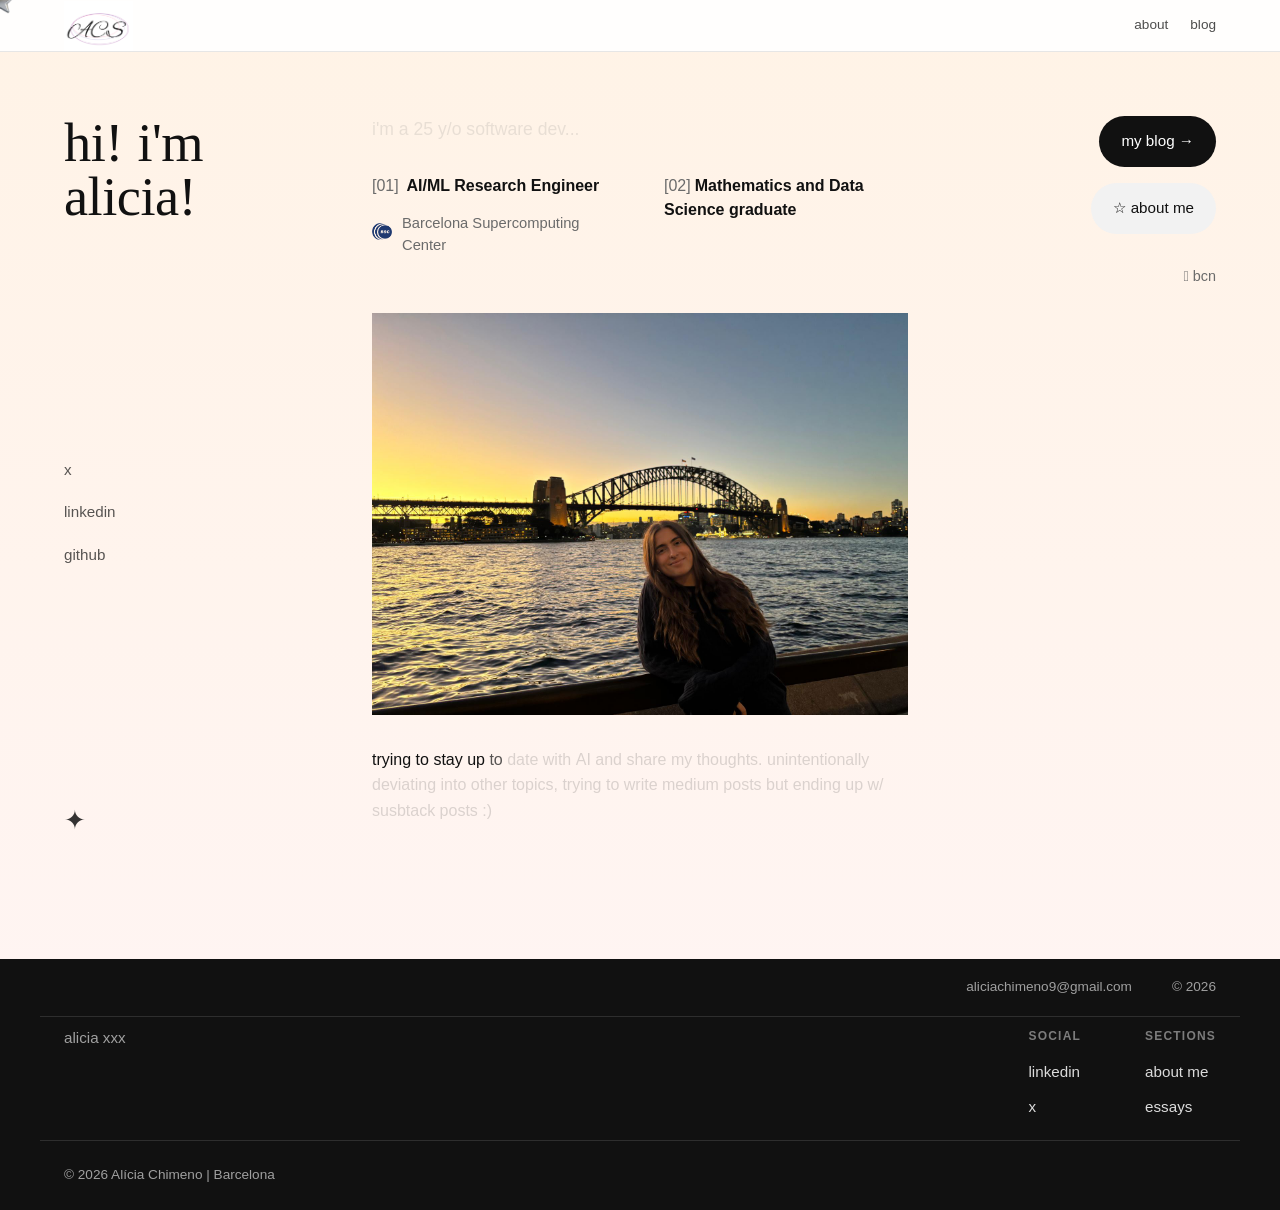
<file: index.html>
<!DOCTYPE html>
<html lang="en">
<head>
<meta charset="UTF-8">
<meta name="viewport" content="width=device-width, initial-scale=1.0">
<title>alicia's blog</title>
<link href="https://fonts.googleapis.com/css2?family=Space+Grotesk:wght@400..700&display=swap" rel="stylesheet">
<link rel="stylesheet" href="style.css">
<link rel="icon" href="assets/globe_icon_pink_1024.png" sizes="any">
</head>
<body>

<header class="site-header">
  <div class="container">
    <a class="brand" href="index.html">
  <img class="brand-logo" src="assets/acs-logo.png" alt="" onerror="this.style.display='none'">
</a>
    <div class="header-right">
      <nav class="primary-nav">
        <a href="about.html">about</a>
        <a href="essays.html">blog</a>
      </nav>
      <button class="nav-toggle" aria-label="Toggle menu">☰</button>
    </div>
  </div>
</header>

<main>
  <section class="hero container">

    <!-- Left: big name + vertical social rail + accent mark -->
    <div class="hero-left">
      <h1 class="hero-name split-text">hi! i'm alicia!</h1>
      <div class="social-rail">
        <a href="https://x.com/aliciachimeno" target="_blank" rel="noopener">x</a>
        <a href="https://www.linkedin.com/in/alicia-chimeno-sarabia/" target="_blank" rel="noopener">linkedin</a>
        <a href="https://github.com/aliciachimeno" target="_blank" rel="noopener">github</a>

      </div>
      <div class="accent-mark">✦</div>
    </div>

    <!-- Middle: intro line + 2x2 job/facts grid + photo -->
    <div class="hero-center">
      <p class="intro-line fade-loop">i'm a 25 y/o software dev...</p>
      <div class="fact-grid">
        <div class="fact-item">
          <div class="fact-label"><span class="n">[01]</span> AI/ML Research Engineer</div>
          <div class="fact-row">
  <span class="dot" style="display:none;"></span>
  <a href="https://www.bsc.es/" target="_blank" rel="noopener">
    <img class="icon" src="assets/bsc.png" alt="BSC" onerror="this.style.display='none'; this.parentElement.previousElementSibling.style.display='inline-block';">
  </a>
  Barcelona Supercomputing Center
</div>
        </div>
        <div class="fact-item">
          <div class="fact-label"><span class="n">[02]</span>Mathematics and Data Science graduate</div>
          <!-- R<div class="fact-row"><span class="dot"></span></div> -->
        </div>
        
      </div>

      <div class="hero-photo">
  <img src="assets/pic.jpeg" alt="Alicia" onerror="this.style.display='none'; this.parentElement.textContent='[ your photo here ]'">
</div>
<p class="scroll-reveal">
trying to stay up to date with <span class="blink-word">AI</span> and share my thoughts. unintentionally deviating into other topics, trying to write medium posts but ending up w/ susbtack posts :) 
</p>
    </div>

    <!-- Right: stacked CTAs + location -->
    <div class="hero-right">
      <a class="pill pill-dark" href="essays.html">my blog →</a>
      <a class="pill pill-light" href="about.html">☆ about me</a>
      <div class="location-tag">𖡡 bcn</div>
    </div>

  </section>
</main>
<footer class="site-footer-dark">
  <div class="container footer-top-bar">
    <a href="mailto:aliciachimeno9@gmail.com">aliciachimeno9@gmail.com</a>
    <span>© <span class="footer-year"></span></span>
  </div>

  <div class="container footer-main">
    <div class="footer-cta">
      <p class="footer-tagline">alicia xxx</p>
    </div>
    <div class="footer-columns">
      <div class="footer-col-dark">
        <h4>Social</h4>
<a href="https://www.linkedin.com/in/alicia-chimeno-sarabia" target="_blank" rel="noopener">linkedin</a>
        <a href="https://x.com/aliciachimeno">x</a>
      </div>
      <div class="footer-col-dark">
        <h4>Sections</h4>
        <a href="about.html">about me</a>
        <a href="essays.html">essays</a>
      </div>
    </div>
  </div>

  <div class="container footer-bottom-dark">
    <span>© <span class="footer-year"></span> Alícia Chimeno | Barcelona</span>
  </div>
</footer>

<script>document.getElementById("year").textContent = new Date().getFullYear();</script>
<script src="script.js"></script>
</body>
</html>
</file>
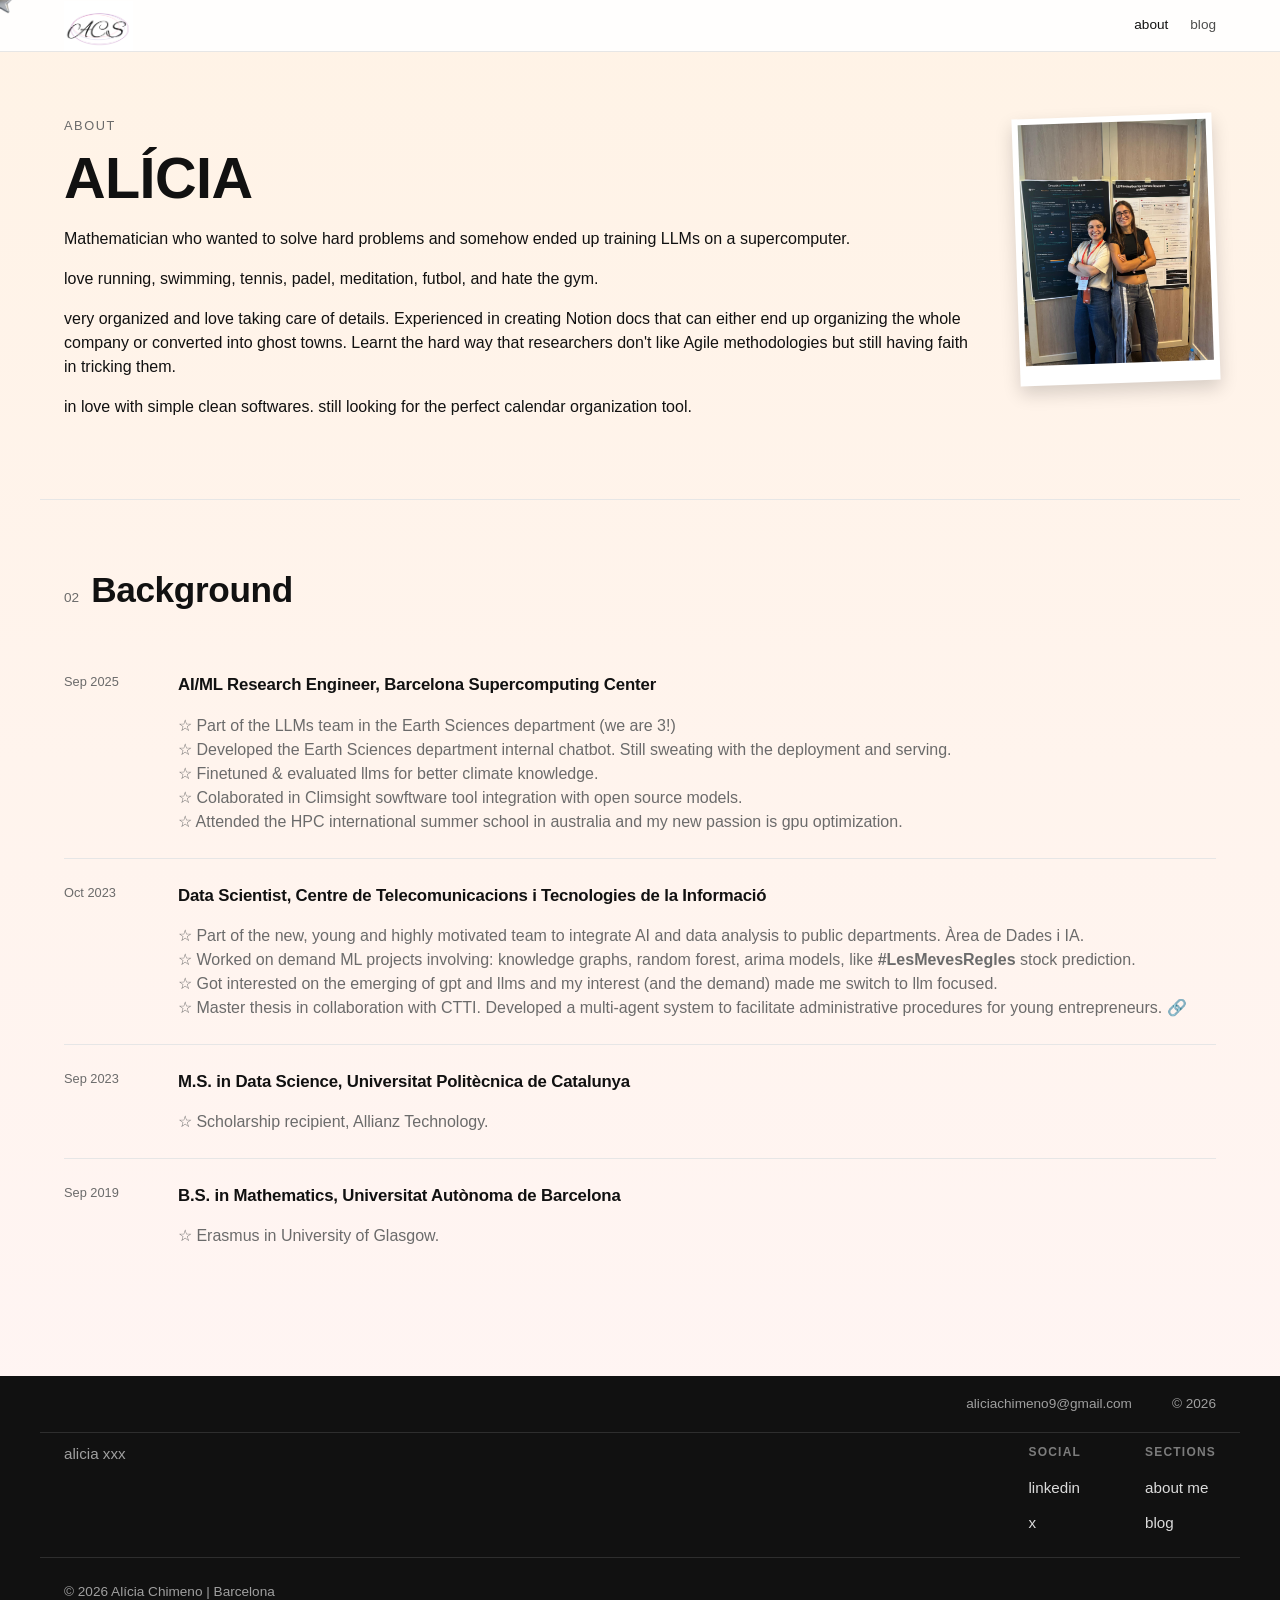
<file: about.html>
<!DOCTYPE html>
<html lang="en">
<head>
<meta charset="UTF-8">
<meta name="viewport" content="width=device-width, initial-scale=1.0">
<title>alicia's blog - outside</title>
<link rel="stylesheet" href="style.css">
<link rel="icon" href="assets/globe_icon_pink_1024.png" sizes="any">
</head>
<body>

<header class="site-header">
  <div class="container">
    <a class="brand" href="index.html">
  <img class="brand-logo" src="assets/acs-logo.png" alt="" onerror="this.style.display='none'">
</a>
    <div class="header-right">
      <nav class="primary-nav">
        <a href="about.html" aria-current="page">about</a>
        <a href="essays.html">blog</a>
      </nav>
      <button class="nav-toggle" aria-label="Toggle menu">☰</button>
    </div>
  </div>
</header>

<main>
  <section class="page-section container">
    <div class="two-col about-hero">
      <div>
        <div class="eyebrow">About</div>
        <h1>ALÍCIA</h1>
        <p>Mathematician who wanted to solve hard problems and somehow ended up training LLMs on a supercomputer.</p>
        <p>love running, swimming, tennis, padel, meditation, futbol, and hate the gym.</p>
        <p>very organized and love taking care of details. Experienced in creating Notion docs that can either end up organizing the whole company or converted into ghost towns. Learnt the hard way that researchers don't like Agile methodologies but still having faith in tricking them.</p>
        <p>in love with simple clean softwares. still looking for the perfect calendar organization tool. </p>
      </div>
      <div class="about-photo-stack">
        <div class="stack-photo"><img src="assets/post.jpeg" alt="Alícia"></div>
        <div class="stack-photo"><img src="assets/marathon.JPG" alt="Alícia"></div>
        <div class="stack-photo"><img src="assets/syd.jpeg" alt="Alícia"></div>
        <div class="stack-photo"><img src="assets/bru.jpeg" alt="Alícia"></div>
      </div>
    </div>
   
  </section>

  <section class="page-section container">
    <div class="section-label">
      <span class="index">02</span>
      <h2>Background</h2>
    </div>
    <div class="plain-list">
      <div class="plain-item">
        <div class="num">Sep 2025</div>
        <div>
          <h3>AI/ML Research Engineer, Barcelona Supercomputing Center</h3>
          <p>☆ Part of the LLMs team in the Earth Sciences department (we are 3!)</p>
          <p>☆ Developed the Earth Sciences department internal chatbot. Still sweating with the deployment and serving.</p>
          <p>☆ Finetuned & evaluated llms for better climate knowledge.</p>
          <p>☆ Colaborated in Climsight sowftware tool integration with open source models. </p>
          <p>☆ Attended the HPC international summer school in australia and my new passion is gpu optimization.</p>

        </div>
      </div>
      <div class="plain-item">
        <div class="num">Oct 2023 </div>
        <div>
          <h3>Data Scientist, Centre de Telecomunicacions i Tecnologies de la Informació</h3>
          <p>☆ Part of the new, young and highly motivated team to integrate AI and data analysis to public departments. Àrea de Dades i IA. </p> 
          <p>☆ Worked on demand ML projects involving: knowledge graphs, random forest, arima models, like <strong>#LesMevesRegles</strong> stock prediction.</p>
          <p>☆ Got interested on the emerging of gpt and llms and my interest (and the demand) made me switch to llm focused. 
          <p>☆ Master thesis in collaboration with CTTI. Developed a multi-agent system to facilitate administrative procedures for young entrepreneurs.
  <a href="https://upcommons.upc.edu/entities/publication/163f2c2b-c2fa-4fae-be65-3d0e201ba8ac" target="_blank" rel="noopener noreferrer">
    🔗 
  </a>
</p>        </div>
      </div>
      <div class="plain-item">
        <div class="num">Sep 2023</div>
        <div>
          <h3>M.S. in Data Science, Universitat Politècnica de Catalunya</h3>
          <p>☆ Scholarship recipient, Allianz Technology.</p>
        </div>
      </div>
      <div class="plain-item">
        <div class="num">Sep 2019 </div>
        <div>
          <h3>B.S. in Mathematics, Universitat Autònoma de Barcelona</h3>
              <p>☆ Erasmus in University of Glasgow.</p>

        </div>
      </div>

    </div>
  </section>
</main>

<footer class="site-footer-dark">
  <div class="container footer-top-bar">
    <a href="mailto:aliciachimeno9@gmail.com">aliciachimeno9@gmail.com</a>
    <span>© <span class="footer-year"></span></span>
  </div>

  <div class="container footer-main">
    <div class="footer-cta">
      <p class="footer-tagline">alicia xxx</p>
    </div>
    <div class="footer-columns">
      <div class="footer-col-dark">
        <h4>Social</h4>
<a href="https://www.linkedin.com/in/alicia-chimeno-sarabia" target="_blank" rel="noopener">linkedin</a>
        <a href="https://x.com/aliciachimeno">x</a>
      </div>
      <div class="footer-col-dark">
        <h4>Sections</h4>
        <a href="about.html">about me</a>
        <a href="essays.html">blog</a>
      </div>
    </div>
  </div>

  <div class="container footer-bottom-dark">
    <span>© <span class="footer-year"></span> Alícia Chimeno | Barcelona</span>
  </div>
</footer>

<script>document.querySelectorAll(".footer-year").forEach(el => el.textContent = new Date().getFullYear());</script>
<script src="script.js"></script>
</body>
</html>
</file>
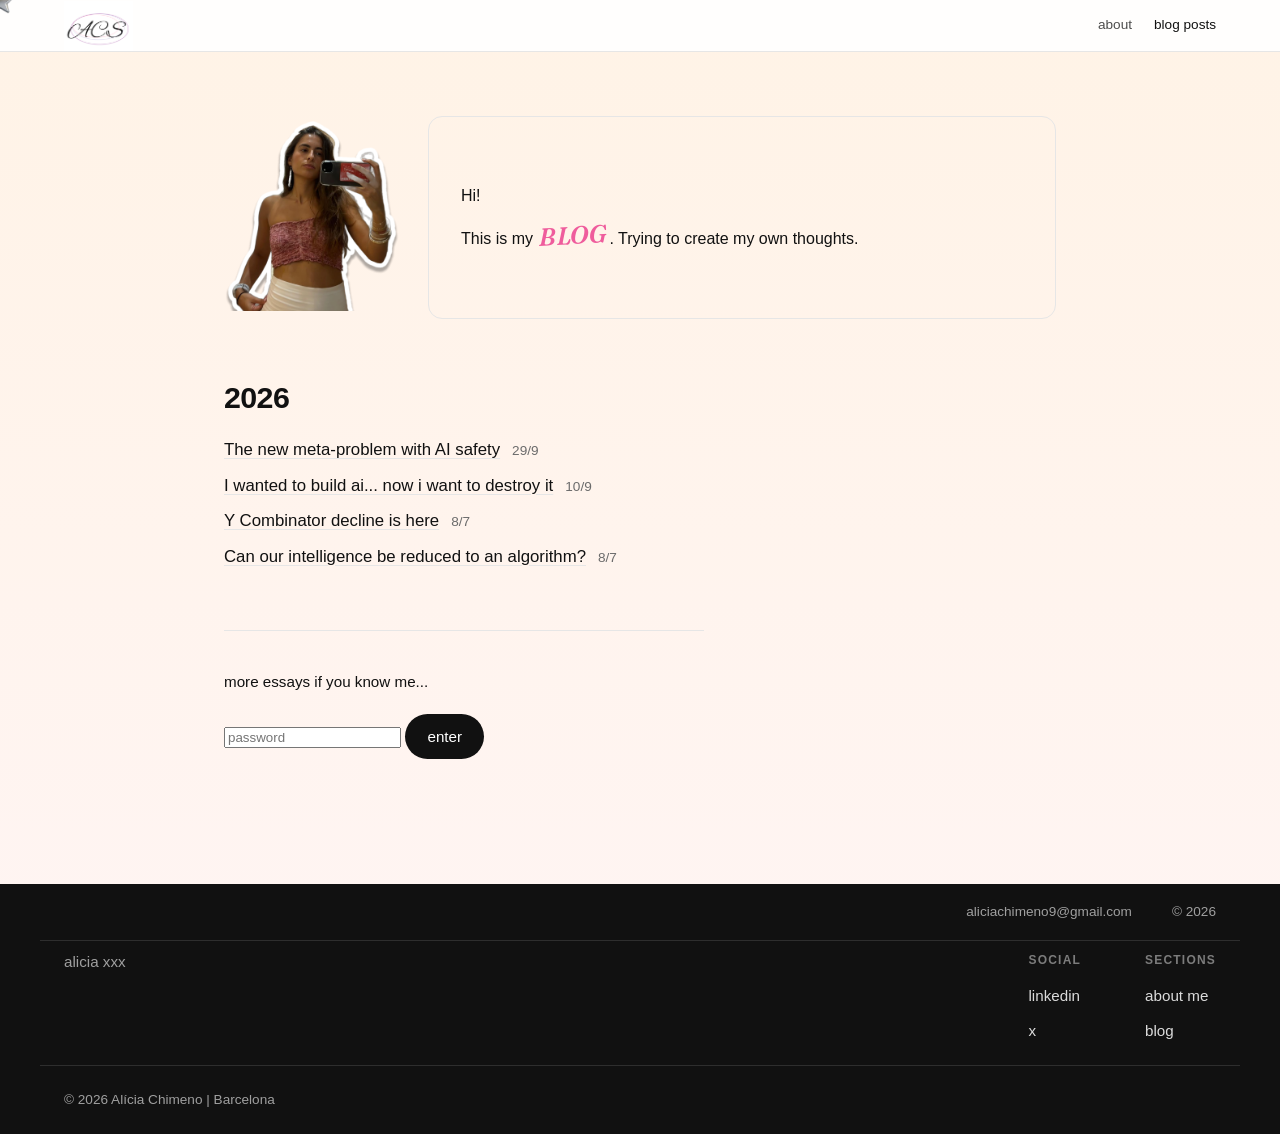
<file: essays.html>
<!DOCTYPE html>
<html lang="en">
<head>
<meta charset="UTF-8">
<meta name="viewport" content="width=device-width, initial-scale=1.0">
<title>alicia's blog - inside</title>
<link href="https://fonts.googleapis.com/css2?family=Fraunces:ital,opsz,wght@1,9..144,600&display=swap" rel="stylesheet">
<link rel="stylesheet" href="style.css">
<link rel="icon" href="assets/globe_icon_pink_1024.png" sizes="any">
</head>
<body>

<header class="site-header">
  <div class="container">
    <a class="brand" href="index.html">
  <img class="brand-logo" src="assets/acs-logo.png" alt="" onerror="this.style.display='none'">
</a>
    <div class="header-right">
      <nav class="primary-nav">
        <a href="about.html">about</a>
        <a href="essays.html" aria-current="page">blog posts</a>
      </nav>
      <button class="nav-toggle" aria-label="Toggle menu">☰</button>
    </div>
  </div>
</header>

<main>
  <section class="page-section container essays-narrow">

    <div class="blog-intro">
      <div class="blog-intro-photo sticker-frame">
        <img src="assets/sticker.png" alt="Alícia" onerror="this.parentElement.style.display='none'">
        <span class="pop pop-top-right"></span>
      </div>
      <div class="blog-intro-box">
        <p>Hi!</p>
        <p> This is my <span class="blog-word">BLOG</span>. Trying to create my own thoughts.  </p>
      </div>
    </div>


    <div class="post-archive">
      <div class="post-year-group">
        <h2 class="year-heading">2026</h2>
        <div class="post-list">
           <div class="post-item">
            <span class="post-title"><a href="essays/essay4.html">The new meta-problem with AI safety</a></span>
            <span class="post-date">29/9</span>
          </div>
          <div class="post-item">
            <span class="post-title"><a href="essays/essay3.html">I wanted to build ai... now i want to destroy it</a></span>
            <span class="post-date">10/9</span>
          </div>
          <div class="post-item">
            <span class="post-title"><a href="essays/essay1.html">Y Combinator decline is here</a></span>
            <span class="post-date">8/7</span>
          </div>
          <div class="post-item">
            <span class="post-title"><a href="essays/essay2.html">Can our intelligence be reduced to an algorithm?</a></span>
            <span class="post-date">8/7</span>
          </div>
        </div>
      </div>
    </div>

    <div class="secret-gate">
      <p class="secret-hint">more essays if you know me...</p>
      <!---<p class="secret-clue">clue: who's my favorite singer?</p> --->
      <div class="secret-input-row">
        <input type="text" id="secret-password" class="secret-input" placeholder="password" autocomplete="off" spellcheck="false">
        <button type="button" id="secret-submit" class="pill pill-dark">enter</button>
      </div>
      <p class="secret-feedback" id="secret-feedback" aria-live="polite"></p>
    </div>


  </section>
</main>
<footer class="site-footer-dark">
  <div class="container footer-top-bar">
    <a href="mailto:tu@email.com">aliciachimeno9@gmail.com</a>
    <span>© <span class="footer-year"></span></span>
  </div>

  <div class="container footer-main">
    <div class="footer-cta">
      <p class="footer-tagline">alicia xxx</p>
    </div>
    <div class="footer-columns">
      <div class="footer-col-dark">
        <h4>Social</h4>
<a href="https://www.linkedin.com/in/alicia-chimeno-sarabia" target="_blank" rel="noopener">linkedin</a>
        <a href="https://x.com/aliciachimeno">x</a>
      </div>
      <div class="footer-col-dark">
        <h4>Sections</h4>
        <a href="about.html">about me</a>
        <a href="essays.html">blog</a>
      </div>
    </div>
  </div>

  <div class="container footer-bottom-dark">
    <span>© <span class="footer-year"></span> Alícia Chimeno | Barcelona</span>
  </div>
</footer>

<script>document.querySelectorAll(".footer-year").forEach(el => el.textContent = new Date().getFullYear());</script>
<script src="script.js"></script>
</body>
</html>
</file>
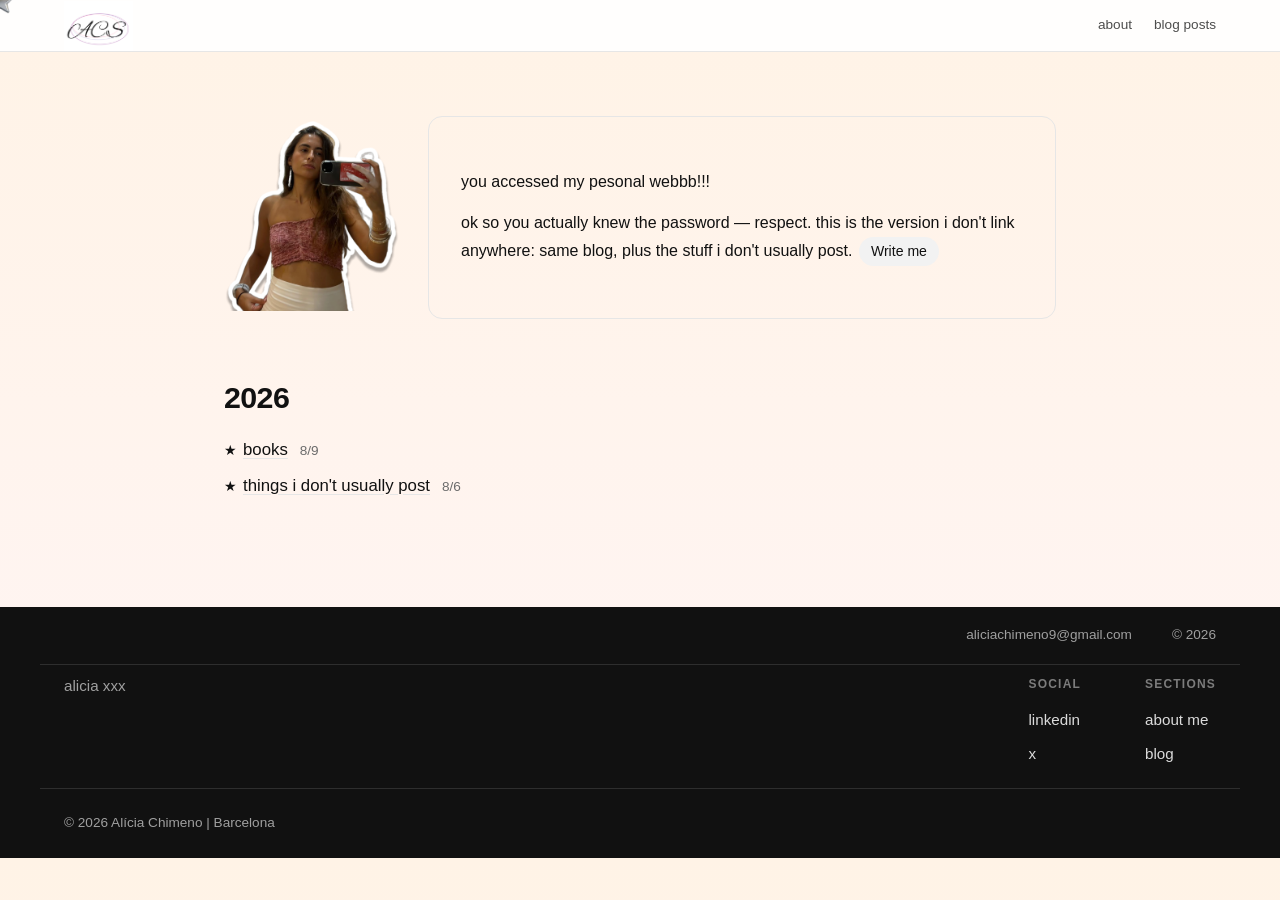
<file: personal.html>
<!DOCTYPE html>
<html lang="en">
<head>
<meta charset="UTF-8">
<meta name="viewport" content="width=device-width, initial-scale=1.0">
<title>alicia's blog - personal</title>
<link href="https://fonts.googleapis.com/css2?family=Fraunces:ital,opsz,wght@1,9..144,600&display=swap" rel="stylesheet">
<link rel="stylesheet" href="style.css">
<link rel="icon" href="assets/globe_icon_pink_1024.png" sizes="any">
</head>
<body>

<header class="site-header">
  <div class="container">
    <a class="brand" href="index.html">
  <img class="brand-logo" src="assets/acs-logo.png" alt="" onerror="this.style.display='none'">
</a>
    <div class="header-right">
      <nav class="primary-nav">
        <a href="about.html">about</a>
        <a href="essays.html">blog posts</a>
      </nav>
      <button class="nav-toggle" aria-label="Toggle menu">☰</button>
    </div>
  </div>
</header>

<main>
  <section class="page-section container essays-narrow">

    <div class="blog-intro">
      <div class="blog-intro-photo sticker-frame">
        <img src="assets/sticker.png" alt="Alícia" onerror="this.parentElement.style.display='none'">
        <span class="pop pop-top-right"></span>
      </div>
      <div class="blog-intro-box">
        <p>you accessed my pesonal webbb!!!</p>
        <p>ok so you actually knew the password — respect. this is the version i don't link anywhere: same blog, plus the stuff i don't usually post.   <a class="intro-pill" href="https://x.com/aliciachimeno">Write me</a></p>
      </div>
    </div>


    <div class="post-archive">
      <div class="post-year-group">
        <h2 class="year-heading">2026</h2>
        <div class="post-list">
          <div class="post-item">
            <span class="post-star">★</span>
            <span class="post-title"><a href="essays/personal1.html">books</a></span>
            <span class="post-date">8/9</span>
          </div>
          <div class="post-item">
            <span class="post-star">★</span>
            <span class="post-title"><a href="essays/personal2.html">things i don't usually post</a></span>
            <span class="post-date">8/6</span>
          </div>

        </div>
      </div>
    </div>


  </section>
</main>
<footer class="site-footer-dark">
  <div class="container footer-top-bar">
    <a href="mailto:tu@email.com">aliciachimeno9@gmail.com</a>
    <span>© <span class="footer-year"></span></span>
  </div>

  <div class="container footer-main">
    <div class="footer-cta">
      <p class="footer-tagline">alicia xxx</p>
    </div>
    <div class="footer-columns">
      <div class="footer-col-dark">
        <h4>Social</h4>
<a href="https://www.linkedin.com/in/alicia-chimeno-sarabia" target="_blank" rel="noopener">linkedin</a>
        <a href="https://x.com/aliciachimeno">x</a>
      </div>
      <div class="footer-col-dark">
        <h4>Sections</h4>
        <a href="about.html">about me</a>
        <a href="essays.html">blog</a>
      </div>
    </div>
  </div>

  <div class="container footer-bottom-dark">
    <span>© <span class="footer-year"></span> Alícia Chimeno | Barcelona</span>
  </div>
</footer>

<script>document.querySelectorAll(".footer-year").forEach(el => el.textContent = new Date().getFullYear());</script>
<script src="script.js"></script>
</body>
</html>
</file>
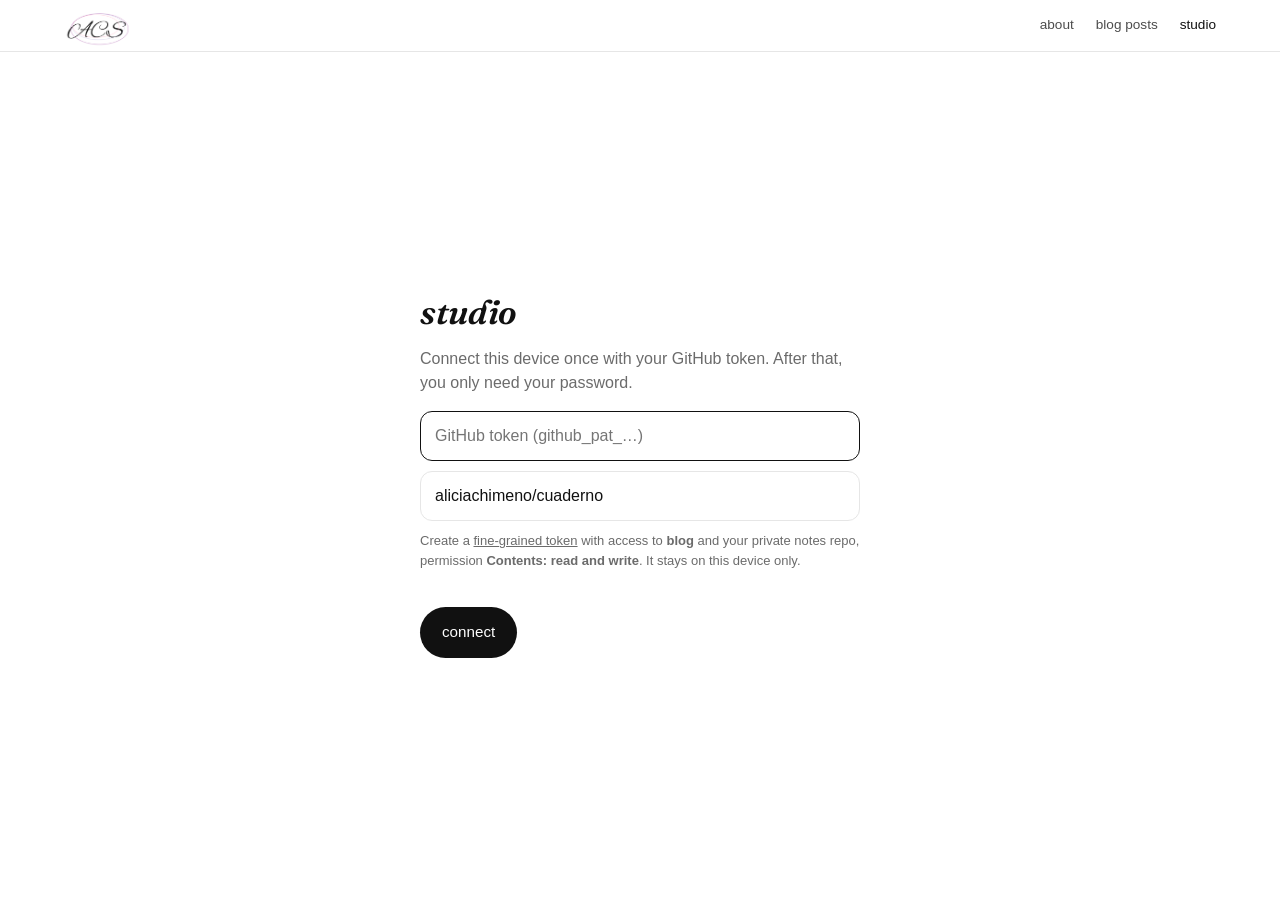
<file: write.html>
<!DOCTYPE html>
<html lang="en">
<head>
<meta charset="UTF-8">
<meta name="viewport" content="width=device-width, initial-scale=1.0, viewport-fit=cover">
<meta name="robots" content="noindex, nofollow">
<meta name="apple-mobile-web-app-capable" content="yes">
<title>alicia's blog - studio</title>
<link href="https://fonts.googleapis.com/css2?family=Fraunces:ital,opsz,wght@1,9..144,600&family=Literata:ital,opsz,wght@0,7..72,400;0,7..72,600;1,7..72,400&display=swap" rel="stylesheet">
<link rel="stylesheet" href="style.css">
<link rel="icon" href="assets/globe_icon_pink_1024.png" sizes="any">
<style>
/* Studio: three panes (library · list · sheet) under the site header; one pane at a time on the phone. */
:root{
  --st-paper:#ffffff; --st-side:#f6f6f6; --st-line:#e6e6e6; --st-ink:#111111; --st-muted:#6b6b6b;
  --st-sel:#111111; --st-sel-ink:#ffffff; --st-pink:#ff5fa2; --st-danger:#c62828;
  --st-write:"Literata", Georgia, "Times New Roman", serif;
  --st-display:"Fraunces", Georgia, serif;
}
html,body{height:100%}
body.studio{background:var(--st-paper);overflow:hidden;display:flex;flex-direction:column}
body.studio main{flex:1;min-height:0}
.st-hidden{display:none!important}
button,input,select,textarea{font:inherit;color:inherit}
button{cursor:pointer;background:none;border:0;padding:0}
:focus-visible{outline:2px solid var(--st-pink);outline-offset:2px}
.sr{position:absolute;width:1px;height:1px;overflow:hidden;clip:rect(0 0 0 0)}

/* gate */
.st-gate{height:100%;overflow:auto;display:grid;place-items:center;padding:32px 16px}
.st-card{width:min(440px,100%);display:grid;gap:16px}
.st-card h1{font:italic 600 34px/1.1 var(--st-display);margin:0}
.st-card p{margin:0;color:var(--st-muted);line-height:1.5}
.st-card form{display:grid;gap:10px}
.st-field{width:100%;padding:12px 14px;border:1px solid var(--st-line);border-radius:12px;background:#fff}
.st-field:focus{outline:none;border-color:var(--st-ink)}
.st-small{font-size:13px;color:var(--st-muted)}
.st-small a{text-decoration:underline}
.st-err{color:var(--st-danger);font-size:14px;min-height:1.2em}
.st-row{display:flex;gap:8px;flex-wrap:wrap;align-items:center}

/* app */
.st-app{height:100%;display:grid;grid-template-columns:210px 320px minmax(0,1fr)}
.st-pane{min-width:0;min-height:0;display:flex;flex-direction:column}
.st-side{background:var(--st-side);border-right:1px solid var(--st-line)}
.st-list{border-right:1px solid var(--st-line)}
.st-label{font-size:11px;font-weight:700;letter-spacing:.08em;text-transform:uppercase;color:var(--st-muted);padding:16px 18px 6px;display:flex;justify-content:space-between;align-items:center}
.st-label button{font-size:18px;line-height:1;color:var(--st-ink);width:24px;height:24px;border-radius:6px}
.st-label button:hover{background:#eaeaea}
.st-nav{list-style:none;margin:0;padding:0 8px;display:grid;gap:1px}
.st-navbtn{display:flex;gap:10px;align-items:center;width:100%;text-align:left;padding:7px 10px;border-radius:8px;font-size:14px}
.st-navbtn:hover{background:#ececec}
.st-navbtn[aria-current="true"]{background:var(--st-sel);color:var(--st-sel-ink)}
.st-navbtn .lbl{flex:1;min-width:0;overflow:hidden;text-overflow:ellipsis;white-space:nowrap}
.st-navbtn .n{font-size:12px;opacity:.6;font-variant-numeric:tabular-nums}
.st-navbtn .dot{width:8px;height:8px;border-radius:50%;background:currentColor;opacity:.35;flex:none}
.st-newtopic{padding:4px 8px}
.st-newtopic input{width:100%;padding:7px 10px;border:1px solid var(--st-ink);border-radius:8px}
.st-scroll{overflow:auto;min-height:0}
.st-foot{margin-top:auto;border-top:1px solid var(--st-line);padding:12px 16px;display:grid;gap:6px;font-size:12px;color:var(--st-muted)}
.st-foot .st-row button{font-size:12px;text-decoration:underline}

.st-listhead{padding:14px;display:grid;gap:10px;border-bottom:1px solid var(--st-line)}
.st-titlebar{display:flex;align-items:baseline;gap:8px}
.st-titlebar h2{font:italic 600 24px/1.15 var(--st-display);margin:0;flex:1;min-width:0;overflow:hidden;text-overflow:ellipsis;white-space:nowrap}
.st-titlebar .count{font-size:12px;color:var(--st-muted);font-variant-numeric:tabular-nums}
.st-input{width:100%;padding:8px 12px;border:1px solid var(--st-line);border-radius:999px;background:#fff;font-size:14px}
.st-input:focus{outline:none;border-color:var(--st-ink)}
.st-quick{border-color:#cfcfcf;background:var(--st-side)}
.st-actions{display:flex;gap:6px;flex-wrap:wrap}
.st-chip{padding:6px 12px;border-radius:999px;background:var(--st-side);font-size:13px}
.st-chip:hover{background:#e8e8e8}
.st-topictools{display:flex;gap:6px;flex-wrap:wrap;align-items:center;font-size:13px;color:var(--st-muted)}
.st-topictools input{flex:1;min-width:0;padding:6px 10px;border:1px solid var(--st-ink);border-radius:8px}
.st-link{font-size:13px;text-decoration:underline}
.st-link.danger{color:var(--st-danger)}

.st-notes{list-style:none;margin:0;padding:4px 8px 24px;overflow:auto;flex:1}
.st-group{font-size:11px;font-weight:700;letter-spacing:.08em;text-transform:uppercase;color:var(--st-muted);padding:12px 10px 4px}
.st-item{display:grid;gap:3px;width:100%;text-align:left;padding:10px 12px;border-radius:10px}
.st-item + .st-item{margin-top:1px}
.st-item:hover{background:var(--st-side)}
.st-item[aria-current="true"]{background:var(--st-sel);color:var(--st-sel-ink)}
.st-item .t{font-weight:600;font-size:14px;overflow:hidden;text-overflow:ellipsis;white-space:nowrap}
.st-item .q{font:italic 15px/1.35 var(--st-write);display:-webkit-box;-webkit-line-clamp:2;-webkit-box-orient:vertical;overflow:hidden}
.st-item .sub{display:flex;gap:8px;font-size:12px;color:var(--st-muted);min-width:0;align-items:center}
.st-item[aria-current="true"] .sub{color:inherit;opacity:.75}
.st-item .sub .p{overflow:hidden;text-overflow:ellipsis;white-space:nowrap;min-width:0}
.st-item .when{flex:none;font-variant-numeric:tabular-nums}
.st-tag{flex:none;font-size:10px;font-weight:700;letter-spacing:.06em;text-transform:uppercase;padding:1px 6px;border-radius:999px;border:1px solid currentColor}
.st-tag.live{color:var(--st-pink);border-color:var(--st-pink)}
.st-empty{padding:32px 16px;text-align:center;color:var(--st-muted);font-size:14px}

.st-bar{display:flex;align-items:center;gap:8px;padding:10px 14px;border-bottom:1px solid var(--st-line);flex-wrap:wrap}
.st-bar select{padding:6px 10px;border-radius:999px;border:1px solid var(--st-line);background:#fff;font-size:13px;max-width:160px}
.st-bar .grow{flex:1}
.st-icon{width:34px;height:34px;border-radius:8px;display:inline-grid;place-items:center}
.st-icon:hover{background:var(--st-side)}
.st-icon svg{width:18px;height:18px}
.st-icon.on{color:var(--st-pink)}
.st-confirm{display:flex;gap:8px;align-items:center;font-size:13px;flex-wrap:wrap}
.st-sheet{flex:1;overflow:auto;min-height:0}
.st-page{max-width:68ch;margin:0 auto;padding:28px 24px 96px;display:grid;gap:14px}
.st-meta{font-size:12px;color:var(--st-muted);text-align:center;font-variant-numeric:tabular-nums}
.st-page input,.st-page textarea{width:100%;border:0;background:transparent;resize:none;outline:none;padding:0}
#f-title{font:italic 600 32px/1.15 var(--st-display)}
#f-quote{font:italic 24px/1.45 var(--st-write);border-left:3px solid var(--st-pink);padding-left:18px;overflow:hidden}
#f-source{font-size:15px;color:var(--st-muted);padding-left:21px}
#f-body{font:17px/1.75 var(--st-write);min-height:55vh;overflow:hidden}
.st-page ::placeholder{color:#b5b5b5}
.st-hint{font-size:12px;color:var(--st-muted);border-top:1px solid var(--st-line);padding-top:10px}
.st-preview{display:grid;gap:8px}
.st-preview .essay-header h1{margin:0}
.st-blank{flex:1;display:grid;place-items:center;text-align:center;color:var(--st-muted);padding:24px}
.st-blank strong{display:block;font:italic 600 26px var(--st-display);color:var(--st-ink);margin-bottom:6px}
.st-toast{font-size:13px;padding:10px 14px;background:#fff0f6;border-bottom:1px solid #ffd1e5;display:flex;gap:10px;align-items:center;flex-wrap:wrap}
.st-toast a{text-decoration:underline;font-weight:600}

/* the publish button */
.st-publish{position:relative;padding:8px 16px;border-radius:999px;background:var(--st-ink);color:#fff;font-size:13px;font-weight:600;overflow:hidden}
.st-publish:hover{background:#000}
.st-publish:disabled{opacity:.55;cursor:progress}
.st-back{display:none}

@media (max-width:820px){
  .st-app{grid-template-columns:1fr}
  .st-pane{display:none}
  body.v-side .st-side, body.v-list .st-list, body.v-sheet .st-sheetpane{display:flex}
  .st-side,.st-list{border-right:0}
  .st-back{display:inline-grid}
  .st-page{padding:20px 16px 96px}
  #f-title{font-size:26px}
}
@media (prefers-reduced-motion:no-preference){.st-item,.st-navbtn{transition:background .12s}}
</style>
</head>
<body class="studio v-list">

<header class="site-header">
  <div class="container">
    <a class="brand" href="index.html"><img class="brand-logo" src="assets/acs-logo.png" alt="" onerror="this.style.display='none'"></a>
    <div class="header-right">
      <nav class="primary-nav">
        <a href="about.html">about</a>
        <a href="essays.html">blog posts</a>
        <a href="write.html" aria-current="page">studio</a>
      </nav>
      <button class="nav-toggle" aria-label="Toggle menu">☰</button>
    </div>
  </div>
</header>

<main>
  <!-- gate: connect / create password / unlock -->
  <div class="st-gate" id="gate">
    <div class="st-card">
      <h1 id="gate-title">studio</h1>
      <p id="gate-text">opening…</p>
      <form id="gate-form" class="st-hidden" autocomplete="off">
        <div id="connect-fields" class="st-hidden" style="display:grid;gap:10px">
          <label class="sr" for="c-token">GitHub token</label>
          <input class="st-field" id="c-token" type="password" placeholder="GitHub token (github_pat_…)" autocomplete="off" spellcheck="false">
          <label class="sr" for="c-notes">Private notes repo</label>
          <input class="st-field" id="c-notes" placeholder="private repo for notes, e.g. aliciachimeno/cuaderno" spellcheck="false">
          <p class="st-small">Create a <a href="https://github.com/settings/personal-access-tokens/new" target="_blank" rel="noopener">fine-grained token</a> with access to <b>blog</b> and your private notes repo, permission <b>Contents: read and write</b>. It stays on this device only.</p>
        </div>
        <div id="pw-fields" class="st-hidden" style="display:grid;gap:10px">
          <label class="sr" for="pw1">Password</label>
          <input class="st-field" id="pw1" type="password" placeholder="password">
          <label class="sr" for="pw2">Repeat password</label>
          <input class="st-field" id="pw2" type="password" placeholder="repeat password">
        </div>
        <div class="st-err" id="gate-err" role="alert"></div>
        <div class="st-row">
          <button class="pill pill-dark" id="gate-btn" type="submit">open</button>
          <button class="st-link" id="gate-alt" type="button"></button>
        </div>
      </form>
    </div>
  </div>

  <div class="st-app st-hidden" id="app">
    <!-- library -->
    <nav class="st-pane st-side" aria-label="Library">
      <div class="st-scroll">
        <div class="st-label">library</div>
        <ul class="st-nav" id="nav-kinds"></ul>
        <div class="st-label">topics <button id="add-topic" aria-label="New topic" title="New topic">+</button></div>
        <div class="st-newtopic st-hidden" id="newtopic"><label class="sr" for="nt-input">Topic name</label><input id="nt-input" placeholder="topic name" maxlength="40"></div>
        <ul class="st-nav" id="nav-topics"></ul>
      </div>
      <div class="st-foot">
        <span id="sync">encrypted with your password</span>
        <div class="st-row"><button id="lock">lock</button><button id="settings">connection</button></div>
      </div>
    </nav>

    <!-- list -->
    <section class="st-pane st-list" aria-label="Notes">
      <div class="st-listhead">
        <div class="st-titlebar">
          <button class="st-icon st-back" id="back-side" aria-label="Library"><svg viewBox="0 0 24 24" fill="none" stroke="currentColor" stroke-width="2.2" stroke-linecap="round" stroke-linejoin="round"><path d="M15 5l-7 7 7 7"/></svg></button>
          <h2 id="list-name">everything</h2><span class="count" id="list-count"></span>
        </div>
        <div class="st-topictools st-hidden" id="topic-tools"></div>
        <label class="sr" for="quick">Quick idea</label>
        <input class="st-input st-quick" id="quick" placeholder="random idea? type it + enter" maxlength="600">
        <label class="sr" for="q">Search</label>
        <input class="st-input" id="q" type="search" placeholder="search">
        <div class="st-actions">
          <button class="pill pill-dark" id="new-essay">write new essay</button>
          <button class="st-chip" id="new-note">+ note</button>
          <button class="st-chip" id="new-quote">+ quote</button>
        </div>
      </div>
      <ul class="st-notes" id="notes"></ul>
    </section>

    <!-- sheet -->
    <section class="st-pane st-sheetpane" aria-label="Sheet">
      <div class="st-blank" id="blank"><div><strong>pick something</strong>or write a new essay, jot an idea, save a quote</div></div>
      <div id="editor" class="st-hidden" style="flex:1;min-height:0;display:flex;flex-direction:column">
        <div class="st-bar">
          <button class="st-icon st-back" id="back-list" aria-label="Back to list"><svg viewBox="0 0 24 24" fill="none" stroke="currentColor" stroke-width="2.2" stroke-linecap="round" stroke-linejoin="round"><path d="M15 5l-7 7 7 7"/></svg></button>
          <label class="sr" for="f-topic">Topic</label>
          <select id="f-topic"></select>
          <label class="sr" for="f-kind">Type</label>
          <select id="f-kind"><option value="essay">essay draft</option><option value="note">note / idea</option><option value="quote">quote</option></select>
          <span class="grow"></span>
          <button class="st-icon" id="pin" aria-label="Pin" title="Pin"><svg viewBox="0 0 24 24" fill="none" stroke="currentColor" stroke-width="2" stroke-linecap="round" stroke-linejoin="round"><path d="M9 4h6l-1 5 3 3H7l3-3z"/><path d="M12 12v8"/></svg></button>
          <span id="del-zone"></span>
        </div>
        <div class="st-bar st-hidden" id="essay-bar">
          <label class="sr" for="f-target">Publish to</label>
          <select id="f-target"><option value="blog">public blog</option><option value="personal">personal section</option></select>
          <button class="st-chip" id="preview-btn">preview</button>
          <span class="grow"></span>
          <span id="publish-zone"></span>
        </div>
        <div id="toast" class="st-toast st-hidden" role="status"></div>
        <div class="st-sheet" id="sheet">
          <div class="st-page" id="page-edit">
            <div class="st-meta" id="meta"></div>
            <label class="sr" for="f-title">Title</label>
            <input id="f-title" placeholder="title" maxlength="200">
            <label class="sr" for="f-quote">Quote</label>
            <textarea id="f-quote" rows="2" placeholder="the sentence, exactly as you found it"></textarea>
            <label class="sr" for="f-source">Source</label>
            <input id="f-source" placeholder="— who said it, book, film, where you saw it" maxlength="200">
            <label class="sr" for="f-body">Text</label>
            <textarea id="f-body" placeholder="start writing…"></textarea>
            <p class="st-hint st-hidden" id="md-hint">blank line = new paragraph · **bold** · *italic* · [link](https://…) · ## heading · &gt; quote · - list</p>
          </div>
          <div class="st-page st-hidden" id="page-preview"></div>
        </div>
      </div>
    </section>
  </div>
</main>

<script>
(() => {
"use strict";
const SITE = "https://aliciachimeno.github.io/blog/";
const BLOG_REPO = "aliciachimeno/blog", BRANCH = "main";
const NOTES_FILE = "cuaderno.json";
const CFG_KEY = "studio.cfg", CACHE_KEY = "studio.cache";
const $ = s => document.querySelector(s);
const te = new TextEncoder(), td = new TextDecoder();

let CFG = load(CFG_KEY);
const S = { key:null, salt:null, check:null, book:null, sha:null, pending:null, remote:null,
  sel:"all", openId:null, query:"", dirty:false, syncing:false, again:false, timer:null,
  confirmDel:false, confirmPub:false, topicEdit:null, preview:false, publishing:false };

/* ---------- small helpers ---------- */
function load(k){ try{ return JSON.parse(localStorage.getItem(k)); }catch{ return null; } }
function store(k,v){ try{ v==null ? localStorage.removeItem(k) : localStorage.setItem(k, JSON.stringify(v)); }catch{} }
function show(el,on){ el.classList.toggle("st-hidden", !on); }
function h(tag, attrs, ...kids){
  const el=document.createElement(tag);
  for (const [k,v] of Object.entries(attrs||{})){
    if (k==="class") el.className=v;
    else if (k.startsWith("on")) el.addEventListener(k.slice(2), v);
    else if (v===true) el.setAttribute(k,"");
    else if (v!==false && v!=null) el.setAttribute(k,v);
  }
  for (const c of kids.flat()){ if (c==null||c===false) continue; el.append(c.nodeType?c:document.createTextNode(String(c))); }
  return el;
}
const uid = p => p+"-"+Date.now().toString(36)+Math.random().toString(36).slice(2,7);
const esc = s => String(s).replace(/&/g,"&amp;").replace(/</g,"&lt;").replace(/>/g,"&gt;").replace(/"/g,"&quot;");
function words(s){ const m=(s||"").trim().match(/\S+/g); return m?m.length:0; }
const fmtFull=new Intl.DateTimeFormat("en-GB",{day:"numeric",month:"short",year:"numeric",hour:"2-digit",minute:"2-digit"});
const fmtDay=new Intl.DateTimeFormat("en-GB",{day:"numeric",month:"short"});
const fmtTime=new Intl.DateTimeFormat("en-GB",{hour:"2-digit",minute:"2-digit"});
function when(t){ const d=new Date(t), n=new Date(); if (d.toDateString()===n.toDateString()) return fmtTime.format(d); const y=new Date(n); y.setDate(n.getDate()-1); if (d.toDateString()===y.toDateString()) return "yesterday"; return fmtDay.format(d); }

/* ---------- crypto: PBKDF2 → AES-GCM ---------- */
function b64(buf){ const b=new Uint8Array(buf); let s=""; for(let i=0;i<b.length;i+=0x8000) s+=String.fromCharCode.apply(null,b.subarray(i,i+0x8000)); return btoa(s); }
function unb64(s){ const bin=atob(s.replace(/\s/g,"")); const u=new Uint8Array(bin.length); for(let i=0;i<bin.length;i++) u[i]=bin.charCodeAt(i); return u; }
const toB64Utf8 = s => b64(te.encode(s));
const fromB64Utf8 = s => td.decode(unb64(s));
async function deriveKey(pw, salt){
  const base=await crypto.subtle.importKey("raw", te.encode(pw), "PBKDF2", false, ["deriveKey"]);
  return crypto.subtle.deriveKey({name:"PBKDF2", salt, iterations:250000, hash:"SHA-256"}, base, {name:"AES-GCM", length:256}, false, ["encrypt","decrypt"]);
}
async function seal(obj, key=S.key){ const iv=crypto.getRandomValues(new Uint8Array(12)); const ct=await crypto.subtle.encrypt({name:"AES-GCM", iv}, key, te.encode(JSON.stringify(obj))); return {iv:b64(iv), ct:b64(ct)}; }
async function unseal(box, key=S.key){ const pt=await crypto.subtle.decrypt({name:"AES-GCM", iv:unb64(box.iv)}, key, unb64(box.ct)); return JSON.parse(td.decode(pt)); }

/* ---------- GitHub API ---------- */
async function gh(repo, path, opts={}){
  const headers={ "Accept":"application/vnd.github+json", "X-GitHub-Api-Version":"2022-11-28", "Authorization":"Bearer "+CFG.token };
  if (opts.body) headers["Content-Type"]="application/json";
  return fetch("https://api.github.com/repos/"+repo+path, {cache:"no-store", ...opts, headers});
}
async function ghJSON(repo, path, opts){
  const r=await gh(repo, path, opts);
  if (!r.ok){ const e=new Error("GitHub "+r.status); e.status=r.status; try{ e.detail=(await r.json()).message; }catch{} throw e; }
  return r.status===204 ? null : r.json();
}
async function ghText(repo, file, ref){
  const j=await ghJSON(repo, "/contents/"+file+"?ref="+ref);
  if (j.content) return fromB64Utf8(j.content);
  const b=await ghJSON(repo, "/git/blobs/"+j.sha); return fromB64Utf8(b.content);
}
async function remoteLoad(){
  const r=await gh(CFG.notes, "/contents/"+NOTES_FILE);
  if (r.status===404) return null;
  if (!r.ok){ const e=new Error("GitHub "+r.status); e.status=r.status; throw e; }
  const j=await r.json(); let c=j.content;
  if (!c){ c=(await ghJSON(CFG.notes, "/git/blobs/"+j.sha)).content; }
  return { vault:JSON.parse(fromB64Utf8(c)), sha:j.sha };
}
async function remoteSave(vault, sha){
  const body={ message:"notes "+new Date().toISOString().slice(0,16).replace("T"," "), content:toB64Utf8(JSON.stringify(vault)) };
  if (sha) body.sha=sha;
  const r=await gh(CFG.notes, "/contents/"+NOTES_FILE, {method:"PUT", body:JSON.stringify(body)});
  if (r.status===409 || r.status===422){ const e=new Error("conflict"); e.conflict=true; throw e; }
  if (!r.ok){ const e=new Error("GitHub "+r.status); e.status=r.status; throw e; }
  return (await r.json()).content.sha;
}

/* ---------- gate ---------- */
function gate(mode, title, text, err){
  $("#gate-title").textContent=title; $("#gate-text").textContent=text;
  const form=$("#gate-form"); form.dataset.mode=mode||""; show(form, !!mode);
  show($("#connect-fields"), mode==="connect"); show($("#pw-fields"), mode==="setup"||mode==="unlock");
  show($("#pw2"), mode==="setup");
  $("#gate-btn").textContent = mode==="connect"?"connect":mode==="setup"?"create notebook":"open";
  const alt=$("#gate-alt");
  alt.textContent = mode==="unlock"||mode==="setup" ? "change connection" : (mode==="connect" && CFG ? "forget this device" : "");
  show(alt, !!alt.textContent);
  $("#gate-err").textContent=err||""; $("#pw1").value=""; $("#pw2").value="";
  if (mode==="connect"){ $("#c-token").value=CFG?CFG.token:""; $("#c-notes").value=CFG?CFG.notes:"aliciachimeno/cuaderno"; }
  show($("#gate"), true); show($("#app"), false);
  setTimeout(()=>{ const f = mode==="connect" ? $("#c-token") : $("#pw1"); if (mode) f.focus(); }, 30);
}
$("#gate-alt").addEventListener("click", ()=>{
  const mode=$("#gate-form").dataset.mode;
  if (mode==="connect"){ CFG=null; store(CFG_KEY,null); store(CACHE_KEY,null); gate("connect","studio","This device is forgotten. Connect again to write here."); }
  else gate("connect","connection","Your GitHub token and the private repo where notes are saved.");
});

$("#gate-form").addEventListener("submit", async e=>{
  e.preventDefault();
  const mode=e.currentTarget.dataset.mode, btn=$("#gate-btn"), err=$("#gate-err"); err.textContent="";
  const label=btn.textContent; btn.disabled=true; btn.textContent="…";
  try{
    if (mode==="connect") await connect();
    else if (mode==="setup") await setup();
    else await unlock();
  }catch(ex){ err.textContent = ex.userMessage || "Couldn't reach GitHub. Check your connection and try again."; }
  btn.disabled=false; if (btn.textContent==="…") btn.textContent=label;
});

async function connect(){
  const token=$("#c-token").value.trim(), notes=$("#c-notes").value.trim().replace(/^https:\/\/github\.com\//,"").replace(/\/$/,"");
  const fail = m => { const x=new Error(m); x.userMessage=m; throw x; };
  if (!token) fail("Paste your GitHub token.");
  if (!/^[\w.-]+\/[\w.-]+$/.test(notes)) fail("Write the notes repo as user/name, e.g. aliciachimeno/cuaderno.");
  const prev=CFG; CFG={token, notes};
  try{
    const blog=await ghJSON(BLOG_REPO, "");
    if (blog.permissions && !blog.permissions.push) fail("This token can read the blog but can't publish. Give it Contents: read and write.");
    const nrepo=await ghJSON(notes, "");
    if (!nrepo.private) fail(notes+" is public. Make it private first so your notes stay out of sight.");
  }catch(ex){
    CFG=prev;
    if (ex.userMessage) throw ex;
    if (ex.status===401) fail("GitHub rejected this token. Check it was copied whole and hasn't expired.");
    if (ex.status===404) fail("Can't see one of the repos. Make sure the token has access to blog and "+notes+".");
    throw ex;
  }
  store(CFG_KEY, CFG); store(CACHE_KEY, null);
  await openVault();
}

async function openVault(){
  let rem=null, offline=false;
  try{ rem=await remoteLoad(); }
  catch(ex){ if (ex.status===401){ gate("connect","connection","","Your token stopped working. Paste a new one."); return; } offline=true; }
  const cache=load(CACHE_KEY);
  const v = rem ? rem.vault : (cache && cache.vault);
  S.remote=rem; S.pending=v;
  if (!v){
    if (offline) gate(null,"studio","Can't reach GitHub right now. Check your connection and reload.");
    else gate("setup","new notebook","Choose a password. Notes and drafts are encrypted with it before they leave this device, so even someone with access to the repo can't read them. If you forget it, they can't be recovered.");
    return;
  }
  gate("unlock","studio", offline ? "Offline: opening the copy saved on this device." : "Write your password to open your notebook.");
}

async function setup(){
  const pw=$("#pw1").value;
  const fail = m => { const x=new Error(m); x.userMessage=m; throw x; };
  if (pw.length<8) fail("Use at least 8 characters.");
  if (pw!==$("#pw2").value) fail("The two passwords don't match.");
  const salt=crypto.getRandomValues(new Uint8Array(16));
  S.key=await deriveKey(pw, salt); S.salt=b64(salt); S.check=await seal({ok:"studio"});
  S.book={ folders:[{id:"t-ai",name:"ai"},{id:"t-life",name:"life"},{id:"t-reading",name:"reading"}], foldersAt:Date.now(), notes:{}, deleted:{} };
  S.sha=null; startApp(); markDirty(0);
}

async function unlock(){
  const pw=$("#pw1").value, v=S.pending;
  const key=await deriveKey(pw, unb64(v.salt));
  let ok=false; try{ ok=(await unseal(v.check, key)).ok==="studio"; }catch{}
  if (!ok){ const x=new Error(); x.userMessage="Wrong password."; $("#pw1").select(); throw x; }
  S.key=key; S.salt=v.salt; S.check=v.check;
  let book=await unseal(v.data);
  const cache=load(CACHE_KEY);
  S.sha = S.remote ? S.remote.sha : (cache && cache.sha) || null;
  if (cache && cache.dirty && cache.vault && cache.vault.salt===v.salt && cache.vault!==v){
    try{ book=merge(book, await unseal(cache.vault.data)); S.dirty=true; }catch{}
  }
  S.book=book; startApp();
  if (S.dirty) markDirty(0); else cachePut(v, S.sha, false);
}

/* ---------- sync with the private repo ---------- */
function merge(a, b){
  const out={ folders: (a.foldersAt||0)>=(b.foldersAt||0) ? a.folders : b.folders,
    foldersAt: Math.max(a.foldersAt||0, b.foldersAt||0), notes:{}, deleted:{...(b.deleted||{})} };
  for (const [k,t] of Object.entries(a.deleted||{})) out.deleted[k]=Math.max(t, out.deleted[k]||0);
  for (const src of [b,a]) for (const n of Object.values(src.notes||{})){ const cur=out.notes[n.id]; if (!cur || n.updatedAt>cur.updatedAt) out.notes[n.id]=n; }
  for (const [id,t] of Object.entries(out.deleted)) if (out.notes[id] && out.notes[id].updatedAt<=t) delete out.notes[id];
  return out;
}
function cachePut(vault, sha, dirty){ store(CACHE_KEY, {vault, sha, dirty}); }
async function sealVault(){ return { v:1, salt:S.salt, check:S.check, data:await seal(S.book), at:Date.now() }; }
function setSync(t){ $("#sync").textContent=t; }

function markDirty(delay=2500){
  S.dirty=true; setSync("saving…");
  clearTimeout(S.timer); S.timer=setTimeout(sync, delay);
}
async function sync(){
  if (!S.key) return;
  if (S.syncing){ S.again=true; return; }
  S.syncing=true; clearTimeout(S.timer);
  try{
    for (let attempt=0; attempt<4; attempt++){
      S.dirty=false;
      const vault=await sealVault(); cachePut(vault, S.sha, true);
      try{ S.sha=await remoteSave(vault, S.sha); cachePut(vault, S.sha, false); setSync("saved · "+fmtTime.format(new Date())); break; }
      catch(ex){ if (!ex.conflict) throw ex; S.dirty=true; await pullMerge(true); }
    }
  }catch(ex){
    S.dirty=true;
    if (ex.status===401) setSync("token expired. open “connection” to paste a new one");
    else { setSync("offline · kept on this device"); clearTimeout(S.timer); S.timer=setTimeout(sync, 20000); }
  }finally{
    S.syncing=false;
    if (S.again){ S.again=false; if (S.dirty) sync(); }
  }
}
async function pullMerge(force){
  const rem=await remoteLoad();
  if (!rem){ S.sha=null; return; }
  if (!force && rem.sha===S.sha) return;
  if (rem.vault.salt!==S.salt) return;
  const remoteBook=await unseal(rem.vault.data);
  S.book=merge(S.book, remoteBook); S.sha=rem.sha;
  if (!S.dirty) cachePut(rem.vault, rem.sha, false);
  render();
  if (S.openId && !$("#editor").contains(document.activeElement)) fillEditor();
  if (S.openId && !S.book.notes[S.openId]) closeEditor();
}
async function refresh(){ if (!S.key || S.syncing) return; if (S.dirty){ sync(); return; } try{ await pullMerge(false); }catch{} }
window.addEventListener("focus", refresh);
document.addEventListener("visibilitychange", async ()=>{
  if (!S.key) return;
  if (document.hidden){ if (S.dirty){ cachePut(await sealVault(), S.sha, true); sync(); } }
  else refresh();
});
window.addEventListener("online", ()=>{ if (S.dirty) sync(); });
setInterval(()=>{ if (!document.hidden) refresh(); }, 120000);

/* ---------- app ---------- */
function startApp(){
  show($("#gate"), false); show($("#app"), true); setView("list"); render();
  const want=new URLSearchParams(location.search).get("new");
  if (want){ history.replaceState(null,"",location.pathname); newItem(want==="quote"?"quote":want==="note"?"note":"essay"); }
}
$("#lock").onclick=async()=>{ if (S.dirty) await sync(); Object.assign(S,{key:null,book:null,openId:null}); closeEditor(); openVault(); };
$("#settings").onclick=()=>gate("connect","connection","Your GitHub token and the private repo where notes are saved.");

function setView(v){ document.body.classList.remove("v-side","v-list","v-sheet"); document.body.classList.add("v-"+v); }
$("#back-side").onclick=()=>setView("side");
$("#back-list").onclick=()=>{ maybeDropEmpty(S.openId); setView("list"); };
document.querySelector(".nav-toggle").addEventListener("click",()=>document.querySelector(".primary-nav").classList.toggle("open"));

const notes = () => Object.values(S.book.notes);
const topicName = id => (S.book.folders.find(f=>f.id===id)||{}).name;
const KINDS=[ {id:"all",name:"everything"}, {id:"essay",name:"essay drafts"}, {id:"note",name:"ideas & notes"}, {id:"quote",name:"quotes"}, {id:"published",name:"published"} ];

function visible(){
  const q=S.query.trim().toLowerCase();
  return notes().filter(n=>{
    if (S.sel==="published"){ if (!n.published) return false; }
    else if (S.sel==="essay"||S.sel==="note"||S.sel==="quote"){ if (n.kind!==S.sel) return false; }
    else if (S.sel==="loose"){ if (topicName(n.folder)) return false; }
    else if (S.sel!=="all" && n.folder!==S.sel) return false;
    if (q && !([n.title,n.body,n.quote,n.source].join(" ").toLowerCase().includes(q))) return false;
    return true;
  }).sort((a,b)=>(b.pinned?1:0)-(a.pinned?1:0) || b.updatedAt-a.updatedAt);
}
function render(){ if (!S.book) return; renderNav(); renderList(); }

function navBtn(id, name, n){
  return h("li",{}, h("button",{class:"st-navbtn","aria-current":String(S.sel===id), onclick:()=>{ S.sel=id; S.topicEdit=null; render(); setView("list"); }},
    h("span",{class:"lbl"},name), h("span",{class:"n"},n)));
}
function renderNav(){
  const all=notes();
  const count={ all:all.length, essay:0, note:0, quote:0, published:0 };
  for (const n of all){ count[n.kind]++; if (n.published) count.published++; }
  $("#nav-kinds").replaceChildren(...KINDS.map(k=>navBtn(k.id, k.name, count[k.id])));
  const topics=S.book.folders.map(f=>navBtn(f.id, f.name, all.filter(n=>n.folder===f.id).length));
  const loose=all.filter(n=>!topicName(n.folder)).length;
  if (loose) topics.push(navBtn("loose","no topic",loose));
  $("#nav-topics").replaceChildren(...topics);
}
function selName(){ const k=KINDS.find(k=>k.id===S.sel); return k?k.name : S.sel==="loose"?"no topic" : (topicName(S.sel)||"topic"); }

const firstLine = s => (s||"").trim().split("\n")[0].slice(0,90);
function preview(n){ const b=(n.body||"").trim(); const rest = n.title ? b : b.split("\n").slice(1).join(" "); return rest.replace(/[#>*_\-\[\]]/g,"").replace(/\s+/g," ").slice(0,120); }

function renderList(){
  $("#list-name").textContent=selName();
  const list=visible();
  $("#list-count").textContent=list.length===1?"1 item":list.length+" items";
  renderTopicTools();
  if (!list.length){
    const msg = S.query ? "nothing matches your search." :
      S.sel==="essay" ? "no drafts yet. hit “write new essay”." :
      S.sel==="quote" ? "no quotes yet. save the next sentence that stops you." :
      S.sel==="published" ? "nothing published from here yet." :
      "empty. type a random idea above and press enter.";
    $("#notes").replaceChildren(h("li",{class:"st-empty"},msg)); return;
  }
  const out=[]; let label=null; const anyPinned=list.some(n=>n.pinned);
  for (const n of list){
    const lab = anyPinned ? (n.pinned?"pinned":"the rest") : null;
    if (lab && lab!==label){ out.push(h("li",{class:"st-group"},lab)); label=lab; }
    const head = n.kind==="quote" ? h("span",{class:"q"}, n.quote ? "“"+n.quote+"”" : "empty quote")
                                  : h("span",{class:"t"}, n.title || firstLine(n.body) || (n.kind==="essay"?"untitled essay":"new note"));
    const tag = n.published ? h("span",{class:"st-tag live"}, n.target==="personal"?"personal":"live")
              : n.kind==="essay" ? h("span",{class:"st-tag"},"draft") : null;
    const second = n.kind==="quote" ? (n.source ? "— "+n.source : "") : preview(n);
    out.push(h("li",{}, h("button",{class:"st-item","aria-current":String(S.openId===n.id), onclick:()=>openNote(n.id)},
      head, h("span",{class:"sub"}, h("span",{class:"when"},when(n.updatedAt)), tag, h("span",{class:"p"},second)))));
  }
  $("#notes").replaceChildren(...out);
}

function renderTopicTools(){
  const box=$("#topic-tools"); const f=S.book.folders.find(x=>x.id===S.sel);
  if (!f){ show(box,false); box.replaceChildren(); return; }
  show(box,true);
  if (S.topicEdit==="rename"){
    const inp=h("input",{id:"rename-input",value:f.name,maxlength:"40","aria-label":"New topic name"});
    const done=ok=>{ const v=inp.value.trim(); S.topicEdit=null; if (ok && v && v!==f.name){ f.name=v; S.book.foldersAt=Date.now(); markDirty(); } render(); };
    inp.addEventListener("keydown",e=>{ if (e.key==="Enter") done(true); if (e.key==="Escape") done(false); });
    box.replaceChildren(inp, h("button",{class:"st-link",onclick:()=>done(true)},"save"), h("button",{class:"st-link",onclick:()=>done(false)},"cancel"));
    setTimeout(()=>{ inp.focus(); inp.select(); },0);
  } else if (S.topicEdit==="delete"){
    box.replaceChildren(h("span",{},"delete this topic? its notes move to “no topic”."),
      h("button",{class:"st-link danger",onclick:()=>{
        S.book.folders=S.book.folders.filter(x=>x.id!==f.id); S.book.foldersAt=Date.now();
        for (const n of notes()) if (n.folder===f.id){ n.folder=""; n.updatedAt=Date.now(); }
        S.sel="all"; S.topicEdit=null; markDirty(); render(); if (S.openId) fillEditor(); }},"delete"),
      h("button",{class:"st-link",onclick:()=>{ S.topicEdit=null; renderTopicTools(); }},"cancel"));
  } else {
    box.replaceChildren(h("button",{class:"st-link",onclick:()=>{ S.topicEdit="rename"; renderTopicTools(); }},"rename topic"),
      h("button",{class:"st-link danger",onclick:()=>{ S.topicEdit="delete"; renderTopicTools(); }},"delete topic"));
  }
}

$("#add-topic").onclick=()=>{ const b=$("#newtopic"); const open=b.classList.contains("st-hidden"); show(b,open); if (open){ $("#nt-input").value=""; $("#nt-input").focus(); } };
$("#nt-input").addEventListener("keydown",e=>{
  if (e.key==="Escape"){ show($("#newtopic"),false); return; }
  if (e.key!=="Enter") return;
  const v=e.target.value.trim(); if (!v) return;
  const f={id:uid("t"),name:v}; S.book.folders.push(f); S.book.foldersAt=Date.now();
  show($("#newtopic"),false); S.sel=f.id; markDirty(); render();
});
$("#q").addEventListener("input",e=>{ S.query=e.target.value; renderList(); });
$("#quick").addEventListener("keydown",e=>{
  if (e.key!=="Enter") return;
  const v=e.target.value.trim(); if (!v) return;
  const n=blank("note"); n.body=v; if (S.book.folders.some(f=>f.id===S.sel)) n.folder=S.sel;
  S.book.notes[n.id]=n; e.target.value=""; markDirty(); render();
});

/* ---------- notes ---------- */
function blank(kind){ const t=Date.now(); return {id:uid("n"), kind, title:"", body:"", quote:"", source:"", folder:"", pinned:false, target:"blog", published:null, createdAt:t, updatedAt:t}; }
function newItem(kind){
  const n=blank(kind);
  if (S.book.folders.some(f=>f.id===S.sel)) n.folder=S.sel;
  else if (S.sel!=="all" && S.sel!==kind) S.sel = kind;
  S.book.notes[n.id]=n; S.query=""; $("#q").value="";
  openNote(n.id, true);
}
$("#new-essay").onclick=()=>newItem("essay");
$("#new-note").onclick=()=>newItem("note");
$("#new-quote").onclick=()=>newItem("quote");

function touch(n){ n.updatedAt=Date.now(); markDirty(); }
function openNote(id, focus){
  if (S.openId && S.openId!==id) maybeDropEmpty(S.openId);
  S.openId=id; S.confirmDel=false; S.confirmPub=false; S.preview=false;
  show($("#blank"),false); show($("#editor"),true); show($("#toast"),false);
  fillEditor(); render(); setView("sheet"); $("#sheet").scrollTop=0;
  if (focus){ const n=S.book.notes[id]; setTimeout(()=>(n.kind==="quote"?$("#f-quote"):$("#f-title")).focus(),30); }
}
function maybeDropEmpty(id){
  const n=id && S.book && S.book.notes[id]; if (!n || n.published) return;
  if (![n.title,n.body,n.quote,n.source].some(x=>(x||"").trim())){ delete S.book.notes[id]; if (S.openId===id) closeEditor(); render(); }
}
function closeEditor(){ S.openId=null; show($("#editor"),false); show($("#blank"),true); }

function fillEditor(){
  const n=S.book.notes[S.openId]; if (!n){ closeEditor(); return; }
  const isQ=n.kind==="quote", isE=n.kind==="essay";
  show($("#f-title"),!isQ); show($("#f-quote"),isQ); show($("#f-source"),isQ); show($("#md-hint"),isE); show($("#essay-bar"),isE);
  setVal("#f-title",n.title); setVal("#f-quote",n.quote); setVal("#f-source",n.source); setVal("#f-body",n.body);
  $("#f-title").placeholder = isE ? "essay title" : "title (optional)";
  $("#f-body").placeholder = isQ ? "why it stayed with you…" : isE ? "start writing…" : "the idea…";
  $("#f-topic").replaceChildren(h("option",{value:""},"no topic"), ...S.book.folders.map(f=>h("option",{value:f.id},f.name)));
  $("#f-topic").value = topicName(n.folder) ? n.folder : "";
  $("#f-kind").value=n.kind; $("#f-kind").disabled=!!n.published;
  $("#f-target").value=n.target||"blog"; $("#f-target").disabled=!!n.published;
  $("#pin").classList.toggle("on",!!n.pinned); $("#pin").setAttribute("aria-pressed",String(!!n.pinned));
  show($("#page-edit"),!S.preview); show($("#page-preview"),S.preview);
  $("#preview-btn").textContent = S.preview ? "edit" : "preview";
  if (S.preview) renderPreview(n);
  renderDel(); renderPublish(); meta(); grow($("#f-body")); grow($("#f-quote"));
}
function setVal(sel,v){ const el=$(sel); if (el.value!==(v||"")) el.value=v||""; }
function meta(){
  const n=S.book.notes[S.openId]; if (!n) return;
  const w=words(n.title)+words(n.body)+words(n.quote);
  let t=fmtFull.format(new Date(n.updatedAt))+" · "+w+(w===1?" word":" words");
  if (w>150) t+=" · "+Math.max(1,Math.round(w/230))+" min read";
  if (n.published) t+=" · published "+fmtDay.format(new Date(n.published.date));
  $("#meta").textContent=t;
}
function grow(el){ if (el.classList.contains("st-hidden")) return; el.style.height="auto"; el.style.height=el.scrollHeight+"px"; }

function bind(sel, field){
  $(sel).addEventListener("input", e=>{
    const n=S.book.notes[S.openId]; if (!n) return;
    n[field]=e.target.value; touch(n); meta(); if (e.target.tagName==="TEXTAREA") grow(e.target);
    if (n.published) renderPublish();
    renderList(); renderNav();
  });
}
bind("#f-title","title"); bind("#f-body","body"); bind("#f-quote","quote"); bind("#f-source","source");
$("#f-topic").addEventListener("change",e=>{ const n=S.book.notes[S.openId]; n.folder=e.target.value; touch(n); render(); });
$("#f-kind").addEventListener("change",e=>{ const n=S.book.notes[S.openId]; n.kind=e.target.value; touch(n); fillEditor(); render(); });
$("#f-target").addEventListener("change",e=>{ const n=S.book.notes[S.openId]; n.target=e.target.value; touch(n); renderPublish(); });
$("#pin").onclick=()=>{ const n=S.book.notes[S.openId]; n.pinned=!n.pinned; touch(n); fillEditor(); render(); };
$("#preview-btn").onclick=()=>{ S.preview=!S.preview; fillEditor(); };
window.addEventListener("resize",()=>{ grow($("#f-body")); grow($("#f-quote")); });

function renderDel(){
  const z=$("#del-zone"), n=S.book.notes[S.openId];
  if (S.confirmDel){
    z.replaceChildren(h("span",{class:"st-confirm"}, n.published ? "delete the draft? (the published essay stays online)" : "delete this?",
      h("button",{class:"st-link danger",onclick:()=>{ delete S.book.notes[S.openId]; S.book.deleted[S.openId]=Date.now(); markDirty(); closeEditor(); setView("list"); render(); }},"delete"),
      h("button",{class:"st-link",onclick:()=>{ S.confirmDel=false; renderDel(); }},"cancel")));
  } else {
    z.replaceChildren(h("button",{class:"st-icon","aria-label":"Delete",title:"Delete",onclick:()=>{ S.confirmDel=true; renderDel(); }},
      svg("M4 7h16M9 7V4h6v3M6 7l1 13h10l1-13")));
  }
}
function svg(d){ const NS="http://www.w3.org/2000/svg"; const s=document.createElementNS(NS,"svg"); s.setAttribute("viewBox","0 0 24 24"); s.setAttribute("fill","none"); s.setAttribute("stroke","currentColor"); s.setAttribute("stroke-width","2"); s.setAttribute("stroke-linecap","round"); s.setAttribute("stroke-linejoin","round"); const p=document.createElementNS(NS,"path"); p.setAttribute("d",d); s.append(p); return s; }

/* ---------- markdown-ish → blog HTML ---------- */
function inline(s){
  let x=esc(s);
  x=x.replace(/`([^`]+)`/g,"<code>$1</code>");
  x=x.replace(/\[([^\]]+)\]\(((?:https?:\/\/|mailto:|\.\.\/|\/)[^\s)]+)\)/g,(m,t,u)=>'<a href="'+u+'"'+(/^https?:/.test(u)?' target="_blank" rel="noopener"':"")+">"+t+"</a>");
  x=x.replace(/\*\*([^*]+)\*\*/g,"<strong>$1</strong>");
  x=x.replace(/(^|[^*\w])\*([^*\n]+)\*(?!\w)/g,"$1<em>$2</em>");
  x=x.replace(/(^|[^\w])_([^_\n]+)_(?!\w)/g,"$1<em>$2</em>");
  return x;
}
function md(src){
  const blocks=(src||"").replace(/\r/g,"").split(/\n\s*\n/).map(b=>b.replace(/^\n+|\s+$/g,"")).filter(Boolean);
  return blocks.map(b=>{
    const lines=b.split("\n");
    let m;
    if ((m=b.match(/^(#{2,3})\s+(.+)$/)) && lines.length===1) return "  <h"+m[1].length+">"+inline(m[2])+"</h"+m[1].length+">";
    if (lines.every(l=>/^\s*[-*]\s+/.test(l))) return "  <ul>\n"+lines.map(l=>"    <li>"+inline(l.replace(/^\s*[-*]\s+/,""))+"</li>").join("\n")+"\n  </ul>";
    if (lines.every(l=>/^>\s?/.test(l))) return "  <blockquote>\n    <p>"+lines.map(l=>inline(l.replace(/^>\s?/,""))).join("<br>\n    ")+"</p>\n  </blockquote>";
    return "  <p>\n    "+lines.map(inline).join("<br>\n    ")+"\n  </p>";
  }).join("\n\n");
}
const longDate = d => new Date(d).toLocaleDateString("en-US",{month:"long",day:"numeric",year:"numeric"});
function renderPreview(n){
  const p=$("#page-preview");
  p.innerHTML='<div class="essay-page st-preview"><div class="essay-header h1"><div class="post-date"></div><h1></h1></div><article class="essay-content"></article></div>';
  p.querySelector(".post-date").textContent=longDate(n.published?n.published.date:Date.now());
  p.querySelector("h1").textContent=n.title||"untitled essay";
  p.querySelector("article").innerHTML=md(n.body);
}

function essayPage(n, date){
  const personal=n.target==="personal";
  const back=personal?["../personal.html","&larr; back to personal blog"]:["../essays.html","&larr; back to blog"];
  return `<!DOCTYPE html>
<html lang="en">
<head>
<meta charset="UTF-8">
<meta name="viewport" content="width=device-width, initial-scale=1.0">
<title>alicia's blog - ${esc(n.title)}</title>
<link rel="stylesheet" href="../style.css">
<link rel="icon" href="../assets/globe_icon_pink_1024.png" sizes="any">
</head>
<body>

<header class="site-header">
  <div class="container">
    <a class="brand" href="../index.html">
  <img class="brand-logo" src="../assets/acs-logo.png" alt="" onerror="this.style.display='none'">
</a>
    <div class="header-right">
      <nav class="primary-nav">
        <a href="../about.html">about</a>
        <a href="../essays.html"${personal?"":' aria-current="page"'}>blog posts</a>
      </nav>
      <button class="nav-toggle" aria-label="Toggle menu">☰</button>
    </div>
  </div>
</header>

<main>
  <section class="page-section container essay-page">

    <a href="${back[0]}" class="back-link">${back[1]}</a>

    <div class="essay-header h1">
      <div class="post-date">${longDate(date)}</div>
      <h1>${esc(n.title)}</h1>
    </div>

 <article class="essay-content">
${md(n.body)}
</article>

  </section>
</main>

<footer class="site-footer-dark">
  <div class="container footer-top-bar">
    <a href="mailto:aliciachimeno9@gmail.com">aliciachimeno9@gmail.com</a>
    <span>© <span class="footer-year"></span></span>
  </div>

  <div class="container footer-main">
    <div class="footer-cta">
      <p class="footer-tagline">alicia xxx</p>
    </div>
    <div class="footer-columns">
      <div class="footer-col-dark">
        <h4>Social</h4>
<a href="https://www.linkedin.com/in/alicia-chimeno-sarabia" target="_blank" rel="noopener">linkedin</a>
        <a href="https://x.com/aliciachimeno">x</a>
      </div>
      <div class="footer-col-dark">
        <h4>Sections</h4>
        <a href="../about.html">about me</a>
        <a href="${personal?"../personal.html\">personal":"../essays.html\">essays"}</a>
      </div>
    </div>
  </div>

  <div class="container footer-bottom-dark">
    <span>© <span class="footer-year"></span> Alícia Chimeno | Barcelona</span>
  </div>
</footer>

<script>document.querySelectorAll(".footer-year").forEach(el => el.textContent = new Date().getFullYear());<\/script>
<script src="../script.js"><\/script>
</body>
</html>
`;
}

function addToList(html, n, path, date){
  const d=new Date(date), year=d.getFullYear(), dm=d.getDate()+"/"+(d.getMonth()+1);
  const star = n.target==="personal" ? '\n            <span class="post-star">★</span>' : "";
  const item=`          <div class="post-item">${star}\n            <span class="post-title"><a href="${path}">${esc(n.title)}</a></span>\n            <span class="post-date">${dm}</span>\n          </div>\n`;
  const m=html.match(/<h2 class="year-heading">(\d{4})<\/h2>\s*<div class="post-list">[ \t]*\r?\n/);
  if (m && +m[1]===year){ const i=m.index+m[0].length; return html.slice(0,i)+item+html.slice(i); }
  const g=html.indexOf('<div class="post-year-group">');
  if (g<0){ const e=new Error("list"); e.userMessage="Couldn't find the post list in the page. Nothing was published."; throw e; }
  const group=`<div class="post-year-group">\n        <h2 class="year-heading">${year}</h2>\n        <div class="post-list">\n${item}        </div>\n      </div>\n      `;
  return html.slice(0,g)+group+html.slice(g);
}
function renameInList(html, path, title){
  const re=new RegExp('(<a href="'+path.replace(/[.*+?^${}()|[\]\\]/g,"\\$&")+'">)([\\s\\S]*?)(</a>)');
  return html.replace(re, (m,a,_,c)=>a+esc(title)+c);
}

/* ---------- publishing to the blog repo (one commit) ---------- */
function renderPublish(){
  const z=$("#publish-zone"), n=S.book.notes[S.openId]; if (!n || n.kind!=="essay"){ z.replaceChildren(); return; }
  const where = n.target==="personal" ? "the personal section" : "your public blog";
  if (S.publishing){ z.replaceChildren(h("button",{class:"st-publish",disabled:true},"publishing…")); return; }
  if (S.confirmPub){
    z.replaceChildren(h("span",{class:"st-confirm"}, n.published ? "update the live essay?" : "publish to "+where+"?",
      h("button",{class:"st-publish",onclick:()=>publish(n)}, n.published?"update":"publish"),
      h("button",{class:"st-link",onclick:()=>{ S.confirmPub=false; renderPublish(); }},"cancel")));
    return;
  }
  const changed = n.published && n.updatedAt>n.published.at;
  if (n.published && !changed){ z.replaceChildren(h("a",{class:"st-link",href:SITE+n.published.path,target:"_blank",rel:"noopener"},"view live ↗")); return; }
  z.replaceChildren(h("button",{class:"st-publish",onclick:()=>{
    if (!n.title.trim() || !n.body.trim()){ toast("Give it a title and some text before publishing."); return; }
    S.confirmPub=true; renderPublish(); }}, n.published ? "update live essay" : "publish ✦"));
}
function toast(msg, link){
  const t=$("#toast"); t.replaceChildren(h("span",{},msg));
  if (link) t.append(h("a",{href:link,target:"_blank",rel:"noopener"},"open it ↗"));
  t.append(h("button",{class:"st-link",onclick:()=>show(t,false)},"close"));
  show(t,true);
}
async function publish(n){
  S.confirmPub=false; S.publishing=true; renderPublish();
  try{
    const ref=await ghJSON(BLOG_REPO, "/git/ref/heads/"+BRANCH); const head=ref.object.sha;
    const commit=await ghJSON(BLOG_REPO, "/git/commits/"+head);
    const listFile = n.target==="personal" ? "personal.html" : "essays.html";
    let listHtml=await ghText(BLOG_REPO, listFile, head);
    const files=[]; let path, date;
    if (n.published){
      path=n.published.path; date=n.published.date;
      const renamed=renameInList(listHtml, path, n.title);
      if (renamed!==listHtml) files.push({path:listFile, content:renamed});
    } else {
      const dir=await ghJSON(BLOG_REPO, "/contents/essays?ref="+head);
      const prefix = n.target==="personal" ? "personal" : "essay";
      let max=0; for (const f of dir){ const m=f.name.match(new RegExp("^"+prefix+"(\\d+)\\.html$")); if (m) max=Math.max(max,+m[1]); }
      path="essays/"+prefix+(max+1)+".html"; date=Date.now();
      files.push({path:listFile, content:addToList(listHtml, n, path, date)});
    }
    files.push({path, content:essayPage(n, date)});
    const tree=await ghJSON(BLOG_REPO, "/git/trees", {method:"POST", body:JSON.stringify({ base_tree:commit.tree.sha,
      tree:files.map(f=>({path:f.path, mode:"100644", type:"blob", content:f.content})) })});
    const c=await ghJSON(BLOG_REPO, "/git/commits", {method:"POST", body:JSON.stringify({ message:(n.published?"update essay: ":"new essay: ")+n.title, tree:tree.sha, parents:[head] })});
    await ghJSON(BLOG_REPO, "/git/refs/heads/"+BRANCH, {method:"PATCH", body:JSON.stringify({sha:c.sha})});
    n.published={path, date, at:Date.now()+1}; n.updatedAt=Date.now(); markDirty(0);
    toast(n.target==="personal" ? "Published to your personal section. It goes live in about a minute." : "Published! It goes live on your blog in about a minute.", SITE+path);
  }catch(ex){
    toast(ex.userMessage || (ex.status===401||ex.status===403 ? "GitHub refused the publish. Check the token has Contents: read and write on blog." :
      ex.status===422 || ex.status===409 ? "The blog changed while publishing. Try again." : "Couldn't publish: no connection to GitHub. Your draft is safe."));
  }
  S.publishing=false; fillEditor(); render();
}

/* ---------- boot ---------- */
if (!window.crypto || !crypto.subtle){ gate(null,"studio","This browser can't encrypt notes. Open the page over https in an up-to-date browser."); return; }
if (!CFG) gate("connect","studio","Connect this device once with your GitHub token. After that, you only need your password.");
else openVault();
})();
</script>
</body>
</html>
</file>
<file: style.css>
/* ==========================================================================
   Portfolio site — base structure & styling
   Swap the CSS variables below (especially --font-body/--font-heading)
   to change the typography without touching layout rules.
   Flat, whitespace-driven design — no boxed/bordered "cards" anywhere.
   ========================================================================== */

:root {
  --font-heading: "Helvetica Neue", Arial, sans-serif;
  --font-body: "Helvetica Neue", Arial, sans-serif;

  --color-bg: #ffffff;
  --color-text: #111111;
  --color-muted: #6b6b6b;
  --color-border: #e6e6e6;
  --color-accent: #111111;
  --color-soft: #f2f2f2;

  --max-width: 1200px;
  --gutter: 24px;
  --header-height: 52px;
}

* { box-sizing: border-box; }

html, body {
  margin: 0;
  padding: 0;
}

body {
  font-family: var(--font-body);
  color: var(--color-text);
  background: var(--color-bg);
  line-height: 1.5;
  -webkit-font-smoothing: antialiased;
}

h1, h2, h3, h4 {
  font-family: var(--font-heading);
  font-weight: 600;
  margin: 0 0 16px 0;
  letter-spacing: -0.01em;
}

h1 { font-size: clamp(2.2rem, 5vw, 3.6rem); line-height: 1.1; }
h2 { font-size: clamp(1.6rem, 3vw, 2.2rem); }
h3 { font-size: 1.05rem; }

p {
  margin: 0 0 16px 0;
  color: var(--color-text);
}

a {
  color: inherit;
  text-decoration: none;
}

.container {
  max-width: var(--max-width);
  margin: 0 auto;
  padding: 0 var(--gutter);
}

/* ---------- Header / primary nav ---------- */

.site-header {
  position: sticky;
  top: 0;
  z-index: 50;
  height: var(--header-height);
  display: flex;
  align-items: center;
  background: rgba(255, 255, 255, 0.9);
  backdrop-filter: blur(8px);
  border-bottom: 1px solid var(--color-border);
}

.site-header .container {
  display: flex;
  align-items: center;
  justify-content: space-between;
  width: 100%;
}

.brand {
  font-family: var(--font-heading);
  font-weight: 700;
  font-size: 0.95rem;
  letter-spacing: 0.02em;
}
.brand-logo {
  height: 50px;
  width: auto;
  display: block;
}
/* nav sits top-right: links + hamburger */
.header-right {
  display: flex;
  align-items: center;
  gap: 24px;
}

.primary-nav {
  display: flex;
  align-items: center;
  gap: 22px;
}

.primary-nav a {
  font-size: 0.85rem;
  color: var(--color-text);
  opacity: 0.75;
  transition: opacity 0.15s ease;
}

.primary-nav a:hover,
.primary-nav a[aria-current="page"] {
  opacity: 1;
}

.nav-toggle {
  display: none;
  background: none;
  border: none;
  font-size: 1.4rem;
  cursor: pointer;
  line-height: 1;
}

/* ---------- Buttons (flat pills, no outline) ---------- */

.pill {
  display: inline-flex;
  align-items: center;
  gap: 8px;
  padding: 14px 22px;
  border-radius: 999px;
  font-size: 0.95rem;
  font-weight: 500;
  border: none;
}

.pill-dark {
  background: var(--color-accent);
  color: #fff;
}

.pill-dark:hover { opacity: 0.85; }

.pill-light {
  background: var(--color-soft);
  color: var(--color-text);
}

.pill-light:hover { background: #e8e8e8; }

/* ---------- Home hero: 3-column layout ---------- */

.hero {
  padding-top: 64px;
  padding-bottom: 80px;
  display: grid;
  grid-template-columns: 0.85fr 1.7fr 0.85fr;
  gap: 40px;
}

/* left column: big name + social rail + accent mark, stacked with space-between */
.hero-left {
  display: flex;
  flex-direction: column;
  justify-content: space-between;
  min-height: 480px;
}

.hero-name {
  font-size: clamp(2.4rem, 5vw, 3.4rem);
  line-height: 1;
  margin-bottom: 0;
}

.social-rail {
  display: flex;
  flex-direction: column;
  gap: 20px;
}

.social-rail a {
  font-size: 0.95rem;
  opacity: 0.7;
}

.social-rail a:hover { opacity: 1; }

.accent-mark {
  font-size: 1.6rem;
  opacity: 0.85;
}

/* middle column: intro line + numbered 2x2 job/facts grid + photo, no boxes */
.hero-center .intro-line {
  color: var(--color-muted);
  font-size: 1.1rem;
  margin-bottom: 32px;
}

.fact-grid {
  display: grid;
  grid-template-columns: 1fr 1fr;
  gap: 40px 48px;
  margin-bottom: 48px;
}

.fact-item .fact-label {
  font-weight: 600;
  font-size: 1rem;
  margin-bottom: 14px;
}

.fact-item .fact-label .n {
  color: var(--color-muted);
  font-weight: 400;
  margin-right: 4px;
}

.fact-item .fact-row {
  display: flex;
  align-items: center;
  gap: 10px;
  color: var(--color-muted);
  font-size: 0.92rem;
  margin-bottom: 8px;
}

.fact-item .fact-row .dot {
  width: 6px;
  height: 6px;
  border-radius: 50%;
  background: var(--color-muted);
  flex-shrink: 0;
}

.hero-photo {
  width: 100%;
  aspect-ratio: 4 / 3;
  background: var(--color-soft);
  display: flex;
  align-items: center;
  justify-content: center;
  color: var(--color-muted);
  font-size: 0.9rem;
  overflow: hidden;
}

.hero-photo img {
  width: 100%;
  height: 100%;
  object-fit: cover;
}

/* right column: stacked CTAs + location, right-aligned */
.hero-right {
  display: flex;
  flex-direction: column;
  align-items: flex-end;
  gap: 16px;
}

.location-tag {
  margin-top: 16px;
  font-size: 0.9rem;
  color: var(--color-muted);
  display: flex;
  align-items: center;
  gap: 6px;
}

/* ---------- Generic page section (About, Essays) ---------- */

.page-section {
  padding-top: 64px;
  padding-bottom: 64px;
}

.page-section + .page-section {
  border-top: 1px solid var(--color-border);
}

.two-col {
  display: grid;
  grid-template-columns: 1fr 1fr;
  gap: 56px;
  align-items: start;
}

.placeholder-block {
  background: var(--color-soft);
  aspect-ratio: 4 / 3;
  display: flex;
  align-items: center;
  justify-content: center;
  color: var(--color-muted);
  font-size: 0.9rem;
}

.eyebrow {
  text-transform: uppercase;
  letter-spacing: 0.12em;
  font-size: 0.8rem;
  color: var(--color-muted);
  margin-bottom: 12px;
}

.section-label {
  display: flex;
  align-items: baseline;
  gap: 12px;
  margin-bottom: 40px;
}

.section-label .index {
  font-size: 0.85rem;
  color: var(--color-muted);
}

/* flat timeline/list — hairline divider only, no card background */
.plain-list {
  display: flex;
  flex-direction: column;
}

.plain-item {
  display: grid;
  grid-template-columns: 90px 1fr;
  gap: 24px;
  padding: 24px 0;
  border-top: 1px solid var(--color-border);
}

.plain-item:first-child { border-top: none; padding-top: 0; }

.plain-item .num {
  font-size: 0.8rem;
  color: var(--color-muted);
}

.plain-item p {
  color: var(--color-muted);
  margin-bottom: 0;
}

/* ---------- Essays / posts list — modern Jekyll-style, no boxes ---------- */

.post-list {
  display: flex;
  flex-direction: column;
}

.post-item {
  padding: 32px 0;
  border-top: 1px solid var(--color-border);
}

.post-item:first-child { border-top: none; padding-top: 0; }

.post-date {
  font-size: 0.78rem;
  text-transform: uppercase;
  letter-spacing: 0.08em;
  color: var(--color-muted);
  margin-bottom: 10px;
}

.post-title {
  font-size: 1.5rem;
  margin-bottom: 8px;
}

.post-title a:hover { text-decoration: underline; }

.post-excerpt {
  color: var(--color-muted);
  margin-bottom: 0;
  max-width: 65ch;
}
/* ---------- Essay detail page: narrow reading column, whitespace on both sides ---------- */

.essay-page {
  max-width: 680px;
  margin: 0 auto;
}

.essay-page .back-link {
  display: inline-block;
  margin-bottom: 24px;
  color: var(--color-muted);
  font-size: 0.9rem;
}

.essay-page .back-link:hover { color: var(--color-text); }

.essay-header { margin-bottom: 32px; }

.essay-header h1 {
  font-size: clamp(1.6rem, 3vw, 2.1rem);
  line-height: 1.25;
}

.essay-header .post-date {
  margin-bottom: 10px;
}

.essay-content p {
  font-size: 1.05rem;
  line-height: 1.7;
}

/* ---------- Footer (dark) ---------- */

.site-footer-dark {
  background: #111111;
  color: #f2f2f2;
  margin-top: 40px;
}

.footer-top-bar {
  display: flex;
  justify-content: flex-end;
  gap: 40px;
  padding-top: 18px;
  padding-bottom: 18px;
  border-bottom: 1px solid rgba(255, 255, 255, 0.12);
  font-size: 0.85rem;
  color: rgba(255, 255, 255, 0.6);
}

.footer-top-bar a { color: inherit; }
.footer-top-bar a:hover { color: #fff; }

.footer-main {
  display: flex;
  justify-content: space-between;
  align-items: flex-start;
  flex-wrap: wrap;
  gap: 48px;
  padding-top: 10px;
  padding-bottom: 10px;
}

.footer-cta { max-width: 480px; }

.footer-tagline {
  color: rgba(255, 255, 255, 0.6);
  font-size: 0.95rem;
  margin-bottom: 16px;
}

.footer-email {
  display: inline-block;
  font-size: clamp(1.3rem, 3vw, 1.8rem);
  font-weight: 600;
  color: #fff;
  border-bottom: 2px solid #fff;
  padding-bottom: 4px;
  letter-spacing: 0.01em;
}

.footer-columns {
  display: flex;
  gap: 64px;
  flex-wrap: wrap;
}

.footer-col-dark h4 {
  font-size: 0.75rem;
  text-transform: uppercase;
  letter-spacing: 0.1em;
  color: rgba(255, 255, 255, 0.45);
  margin-bottom: 16px;
}

.footer-col-dark a {
  display: block;
  color: #fff;
  font-size: 0.95rem;
  margin-bottom: 12px;
  opacity: 0.85;
}

.footer-col-dark a:hover { opacity: 1; }

.footer-bottom-dark {
  padding-top: 24px;
  padding-bottom: 24px;
  border-top: 1px solid rgba(255, 255, 255, 0.12);
  font-size: 0.85rem;
  color: rgba(255, 255, 255, 0.6);
}
/* ---------- Custom cursor (star) ----------
   Drop your uploaded star image at assets/cursor-star.png (png, svg or gif
   all work). Until that file exists, a CSS-drawn star is used automatically
   as a placeholder — script.js swaps it out the moment it detects the file.
   Only activates on devices with a real mouse (not touch). */

.cursor-enabled,
.cursor-enabled a,
.cursor-enabled button {
  cursor: none;
}

.custom-cursor {
  position: fixed;
  top: 0;
  left: 0;
  width: 28px;
  height: 28px;
  pointer-events: none;
  z-index: 9999;
  transform: translate(-50%, -50%);
  background-size: contain;
  background-repeat: no-repeat;
  background-position: center;
}

.custom-cursor--css-star {
  background-color: var(--color-accent);
  clip-path: polygon(50% 0%, 61% 35%, 98% 35%, 68% 57%, 79% 91%,
                      50% 70%, 21% 91%, 32% 57%, 2% 35%, 39% 35%);
}

/* ---------- Hover letter effect on the homepage headline ----------
   Base state uses a plain serif; hovering a letter flips it to a bold
   geometric sans (closest free match to the reference screenshot's
   display font) and nudges it upward. */
.split-text .word {
  display: inline-block;
  white-space: nowrap;
}
.split-text .letter {
  display: inline-block;
  font-family: Georgia, "Times New Roman", serif;
  font-weight: 400;
  transition: transform 0.2s ease, font-weight 0.2s ease, font-family 0.2s ease;
}

.split-text .letter:hover {
  font-family: "Space Grotesk", Arial, sans-serif;
  font-weight: 700;
  transform: translateY(-8px);
}

.fact-item .fact-row .icon {
  width: 20px;
  height: 20px;
  object-fit: contain;
  flex-shrink: 0;
}
/* ---------- Responsive ---------- */


@media (max-width: 960px) {
  .hero { grid-template-columns: 1fr; }
  .hero-left { min-height: unset; gap: 32px; }
  .hero-right { align-items: flex-start; }
  .fact-grid { grid-template-columns: 1fr; gap: 28px; }
  .two-col { grid-template-columns: 1fr; }
  .about-hero { grid-template-columns: 1fr; }
  .about-photo-stack { width: 160px; }
  .primary-nav { display: none; }
  .nav-toggle { display: block; }
}

@media (max-width: 960px) {
  .primary-nav.open {
    display: flex;
    flex-direction: column;
    position: absolute;
    top: var(--header-height);
    left: 0;
    right: 0;
    background: #fff;
    padding: 24px;
    border-bottom: 1px solid var(--color-border);
    gap: 18px;
  }
}
::selection {
  background: #f9c9dd;
  color: #111111;
}

::-moz-selection {
  background: #f9c9dd;
  color: #111111;
}

.scroll-reveal {
  font-size: 1.00rem;
  line-height: 1.6;
  max-width: 60ch;
  margin-top: 32px;
}

.blink-word {
  animation: acs-blink 0.8s ease-in-out infinite;
}
@keyframes acs-blink {
  0%, 100% { opacity: 1; }
  50%      { opacity: 0; }
}

.scroll-reveal .reveal-word {
  display: inline-block;
  opacity: 0.15;
  color: var(--color-text);
}

.fade-loop .fade-word {
  display: inline-block;
  opacity: 0.15;
  animation: fadeWord 3s ease-in-out infinite;
}

@keyframes fadeWord {
  0%, 100% { opacity: 0.15; }
  50% { opacity: 1; }
}

/* ---------- About page: cycling photo stack ---------- */

.about-hero {
  grid-template-columns: 1fr 200px;
  gap: 32px;
  align-items: start;
}


.about-photo-stack {
  position: relative;
  width: 200px;
  aspect-ratio: 3 / 4;
}

.about-photo-stack .stack-photo {
  position: absolute;
  inset: 0;
  background: #fff;
  padding: 6px 6px 20px 6px;
  box-sizing: border-box;
  box-shadow: 0 8px 18px rgba(0, 0, 0, 0.16);
  opacity: 0;
  transform: scale(0.97);
  transition: opacity 0.7s ease, transform 0.7s ease;
}

.about-photo-stack .stack-photo img {
  width: 100%;
  height: 100%;
  object-fit: cover;
  display: block;
}

/* scattered resting angles for the photos underneath */
.about-photo-stack .stack-photo:nth-child(1) { transform: rotate(-4deg) scale(0.97); }
.about-photo-stack .stack-photo:nth-child(2) { transform: rotate(3deg) scale(0.97); }
.about-photo-stack .stack-photo:nth-child(3) { transform: rotate(-2deg) scale(0.97); }
.about-photo-stack .stack-photo:nth-child(4) { transform: rotate(5deg) scale(0.97); }

.about-photo-stack .stack-photo.is-active {
  opacity: 1;
  z-index: 2;
}
.about-photo-stack .stack-photo:nth-child(1).is-active { transform: rotate(-2deg) scale(1); }
.about-photo-stack .stack-photo:nth-child(2).is-active { transform: rotate(2deg) scale(1); }
.about-photo-stack .stack-photo:nth-child(3).is-active { transform: rotate(-1deg) scale(1); }
.about-photo-stack .stack-photo:nth-child(4).is-active { transform: rotate(3deg) scale(1); }


@media (max-width: 960px) {
  .about-hero { grid-template-columns: 1fr; }
  .about-photo-stack { width: 160px; }
}

/* =========================================================================
   Essays page additions — append this whole block to the END of your
   existing style.css. Nothing here needs to replace/delete anything
   already in your file; these selectors are either new class names or
   more specific than your old .post-list/.post-item/.post-title/.post-date
   rules, so they take over automatically wherever they apply.
   ========================================================================= */

/* ---------- Essays page: centered narrow column ---------- */

.essays-narrow {
  max-width: 880px;
}

/* Intro box at top of the blog: photo + bordered "Hi!" comment box.
   Edit the copy directly in essays.html's .blog-intro block. */
.blog-intro {
  display: flex;
  align-items: stretch;
  gap: 28px;
  margin-bottom: 56px;
}

.blog-intro-photo {
  width: 160px;
  flex-shrink: 0;
  aspect-ratio: 1;
  border-radius: 10px;
  overflow: hidden;
  background: var(--color-soft);
}

.blog-intro-photo img {
  width: 100%;
  height: 100%;
  object-fit: cover;
  filter: grayscale(1);
}

/* Sticker-style photo (transparent cutout, full color, no crop) with
   a single playful hover pop-up in the top-right corner. Swap the image
   at assets/sticker.png; edit the phrase list (STICKER_PHRASES) in
   script.js to change the copy — a random one shows on each hover. */
.blog-intro-photo.sticker-frame {
  position: relative;
  width: 176px;
  aspect-ratio: 0.9;
  background: transparent;
  overflow: visible;
}

.blog-intro-photo.sticker-frame img {
  object-fit: contain;
  filter: none;
}

.sticker-frame .pop {
  position: absolute;
  display: inline-flex;
  align-items: center;
  padding: 4px 11px;
  border-radius: 999px;
  background: #fff;
  border: 1px solid var(--color-border);
  box-shadow: 0 4px 12px rgba(0, 0, 0, 0.08);
  font-size: 0.72rem;
  white-space: nowrap;
  color: var(--color-text);
  opacity: 0;
  transform: translateY(6px) scale(0.85) rotate(var(--rot, 0deg));
  transition: opacity 0.22s ease, transform 0.22s ease;
  pointer-events: none;
  z-index: 5;
}

.sticker-frame:hover .pop {
  opacity: 1;
  transform: translateY(0) scale(1) rotate(var(--rot, 0deg));
}

.pop-top-right { top: -10px; right: -18px; --rot: -4deg; }

@media (max-width: 640px) {
  .sticker-frame .pop { display: none; }
}

.blog-intro-box {
  flex: 1;
  border: 1px solid var(--color-border);
  border-radius: 14px;
  padding: 28px 32px;
  display: flex;
  flex-direction: column;
  justify-content: center;
  gap: 14px;
}

.blog-intro-box p {
  margin: 0;
  font-size: 1rem;
  line-height: 1.7;
  color: var(--color-text);
}

.blog-word {
  display: inline-block;
  font-family: "Fraunces", "Georgia", serif;
  font-style: italic;
  font-weight: 600;
  font-size: 1.55em;
  line-height: 1;
  color: #ef5c9c;
  letter-spacing: 0.01em;
  transform: rotate(-3deg);
  padding: 0 2px;
}

.intro-pill {
  display: inline-flex;
  align-items: center;
  padding: 3px 12px;
  margin: 0 2px;
  border-radius: 999px;
  background: var(--color-soft);
  color: var(--color-text);
  font-size: 0.88rem;
  white-space: nowrap;
}

.intro-pill:hover { background: #e8e8e8; }

@media (max-width: 640px) {
  .blog-intro { flex-direction: column; }
  .blog-intro-photo { width: 96px; }
  .blog-intro-photo.sticker-frame { width: 128px; }
}

/* ---------- Essays / posts list — compact, year-grouped archive ---------- */

.post-archive {
  max-width: none;
}

.post-year-group + .post-year-group {
  margin-top: 40px;
}

.year-heading {
  font-size: 1.9rem;
  font-weight: 700;
  letter-spacing: -0.02em;
  margin: 0 0 12px 0;
}

.post-archive .post-list {
  display: flex;
  flex-direction: column;
  gap: 0;
}

.post-archive .post-item {
  display: flex;
  align-items: baseline;
  flex-wrap: wrap;
  gap: 12px;
  padding: 6px 0;
  border-top: none;
}

.post-archive .post-title {
  font-size: 1.05rem;
  font-weight: 500;
  margin-bottom: 0;
  line-height: 1.4;
}

.post-archive .post-title a {
  text-decoration: underline;
  text-underline-offset: 3px;
  text-decoration-color: var(--color-border);
}

.post-archive .post-title a:hover {
  text-decoration-color: currentColor;
}

.post-archive .post-item .post-date {
  font-size: 0.85rem;
  text-transform: none;
  letter-spacing: normal;
  color: var(--color-muted);
  margin-bottom: 0;
  white-space: nowrap;
}

/* Star marker for featured posts — add <span class="post-star">★</span>
   right before <span class="post-title"> on any post you want to star. */
.post-archive .post-star {
  font-size: 0.85rem;
  margin-right: -6px;
  line-height: 1.4;
}

/* ---------- Secret password gate (essays page) ----------
   Small easter-egg box at the bottom of essays.html, styled like an old
   Mac OS system password dialog: striped titlebar, flat black hairline
   border, solid (non-blurred) drop shadow, monospace system font.
   Purely a client-side check (script.js) — fun for friends who know the
   answer, not real security. Correct guess redirects to personal.html. */

.secret-gate {
  margin-top: 56px;
  padding-top: 40px;
  border-top: 1px solid var(--color-border);
  max-width: 480px;
}

.secret-hint {
  font-size: 0.95rem;
  margin-bottom: 20px;
}

.secret-clue-inline {
  color: var(--color-muted);
  font-size: 0.85rem;
}

/* ---- the little retro rectangle itself ----
   Flat, square-cornered, no pills — a hairline black rectangle with a
   striped titlebar, sitting flush with a hard (non-blurred) shadow, the
   way an old Mac OS window/alert box looked. */

.mac-dialog {
  width: 148px;
  max-width: 100%;
  background: #ffffff;
  border: 1px solid #000;
  border-radius: 0;
  box-shadow: 2px 2px 0 #000;
  font-family: "Monaco", "Consolas", "Courier New", monospace;
}

.mac-titlebar {
  position: relative;
  height: 13px;
  display: flex;
  align-items: center;
  justify-content: center;
  background-image: repeating-linear-gradient(
    to bottom,
    #000 0px, #000 1px,
    #fff 1px, #fff 3px
  );
  border-bottom: 1px solid #000;
}

.mac-titlebar-dot {
  position: absolute;
  left: 4px;
  top: 50%;
  transform: translateY(-50%);
  width: 6px;
  height: 6px;
  background: #fff;
  border: 1px solid #000;
  z-index: 1;
}

.mac-titlebar-text {
  background: #fff;
  padding: 0 5px;
  font-size: 0.56rem;
  font-weight: 700;
  letter-spacing: 0.03em;
  color: #000;
  z-index: 1;
}

.mac-dialog-body {
  display: flex;
  gap: 5px;
  padding: 7px;
  background: #fff;
}

.mac-input {
  flex: 1;
  min-width: 0;
  box-sizing: border-box;
  padding: 3px 5px;
  border: 1px solid #000;
  border-radius: 0;
  background: #fff;
  font-family: inherit;
  font-size: 0.64rem;
  color: #000;
  outline: none;
  box-shadow: inset 1px 1px 0 rgba(0, 0, 0, 0.18);
}

.mac-input:focus {
  box-shadow: inset 1px 1px 0 rgba(0, 0, 0, 0.18), 0 0 0 2px rgba(0, 0, 0, 0.12);
}

.mac-button {
  flex-shrink: 0;
  font-family: inherit;
  font-size: 0.6rem;
  padding: 3px 8px;
  background: #fff;
  color: #000;
  border: 1px solid #000;
  border-radius: 0;
  cursor: pointer;
}

.mac-button:hover {
  background: #f2f2f2;
}

.mac-button:active {
  background: #000;
  color: #fff;
}

.mac-button-default {
  border-width: 2px;
  font-weight: 700;
}

.secret-feedback {
  margin: 8px 0 0 0;
  font-family: "Monaco", "Consolas", "Courier New", monospace;
  font-size: 0.68rem;
  color: var(--color-muted);
  min-height: 1.2em;
  max-width: 240px;
}

.secret-feedback.is-correct {
  color: #1a8f4c;
}

.mac-input.is-shake {
  animation: secretShake 0.35s ease;
}

@keyframes secretShake {
  0%, 100% { transform: translateX(0); }
  25% { transform: translateX(-5px); }
  75% { transform: translateX(5px); }
}
</file>
